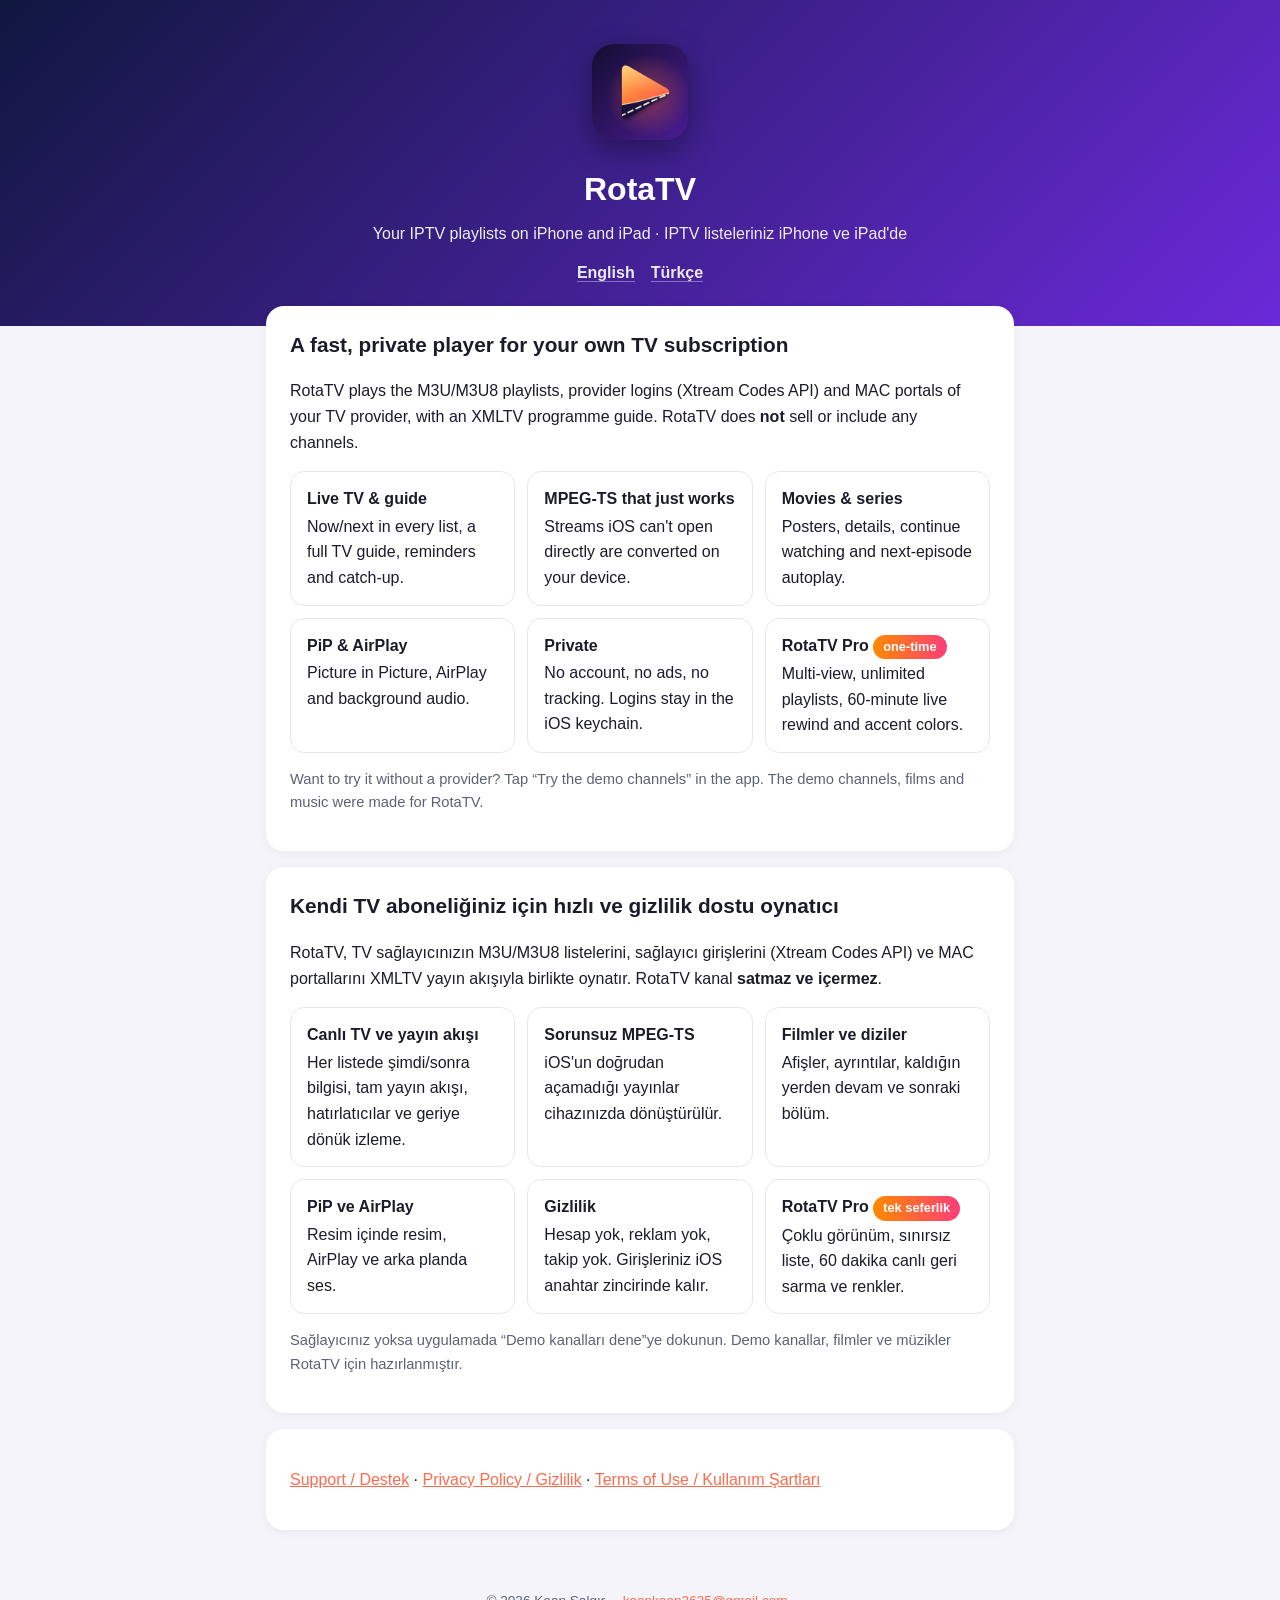
<file: rotatv/index.html>
<!doctype html>
<html lang="en">
<head>
<meta charset="utf-8"><meta name="viewport" content="width=device-width, initial-scale=1">
<title>RotaTV – IPTV player for iPhone and iPad</title>
<meta name="description" content="RotaTV plays your own IPTV playlists on iPhone and iPad: live TV, TV guide, catch-up, movies and series.">
<link rel="icon" href="icon.png">
<link rel="stylesheet" href="style.css">
</head>
<body>
<header>
  <img src="icon.png" alt="RotaTV icon">
  <h1>RotaTV</h1>
  <p>Your IPTV playlists on iPhone and iPad · IPTV listeleriniz iPhone ve iPad'de</p>
  <nav class="lang"><a href="#en">English</a><a href="#tr">Türkçe</a></nav>
</header>
<main>
  <div class="card" id="en">
    <h2>A fast, private player for your own TV subscription</h2>
    <p>RotaTV plays the M3U/M3U8 playlists, provider logins (Xtream Codes API) and MAC portals of your TV provider, with an XMLTV programme guide. RotaTV does <strong>not</strong> sell or include any channels.</p>
    <div class="grid">
      <div class="feature"><b>Live TV &amp; guide</b>Now/next in every list, a full TV guide, reminders and catch-up.</div>
      <div class="feature"><b>MPEG-TS that just works</b>Streams iOS can't open directly are converted on your device.</div>
      <div class="feature"><b>Movies &amp; series</b>Posters, details, continue watching and next-episode autoplay.</div>
      <div class="feature"><b>PiP &amp; AirPlay</b>Picture in Picture, AirPlay and background audio.</div>
      <div class="feature"><b>Private</b>No account, no ads, no tracking. Logins stay in the iOS keychain.</div>
      <div class="feature"><b>RotaTV Pro <span class="badge">one-time</span></b>Multi-view, unlimited playlists, 60-minute live rewind and accent colors.</div>
    </div>
    <p class="muted">Want to try it without a provider? Tap “Try the demo channels” in the app. The demo channels, films and music were made for RotaTV.</p>
  </div>
  <div class="card" id="tr">
    <h2>Kendi TV aboneliğiniz için hızlı ve gizlilik dostu oynatıcı</h2>
    <p>RotaTV, TV sağlayıcınızın M3U/M3U8 listelerini, sağlayıcı girişlerini (Xtream Codes API) ve MAC portallarını XMLTV yayın akışıyla birlikte oynatır. RotaTV kanal <strong>satmaz ve içermez</strong>.</p>
    <div class="grid">
      <div class="feature"><b>Canlı TV ve yayın akışı</b>Her listede şimdi/sonra bilgisi, tam yayın akışı, hatırlatıcılar ve geriye dönük izleme.</div>
      <div class="feature"><b>Sorunsuz MPEG-TS</b>iOS'un doğrudan açamadığı yayınlar cihazınızda dönüştürülür.</div>
      <div class="feature"><b>Filmler ve diziler</b>Afişler, ayrıntılar, kaldığın yerden devam ve sonraki bölüm.</div>
      <div class="feature"><b>PiP ve AirPlay</b>Resim içinde resim, AirPlay ve arka planda ses.</div>
      <div class="feature"><b>Gizlilik</b>Hesap yok, reklam yok, takip yok. Girişleriniz iOS anahtar zincirinde kalır.</div>
      <div class="feature"><b>RotaTV Pro <span class="badge">tek seferlik</span></b>Çoklu görünüm, sınırsız liste, 60 dakika canlı geri sarma ve renkler.</div>
    </div>
    <p class="muted">Sağlayıcınız yoksa uygulamada “Demo kanalları dene”ye dokunun. Demo kanallar, filmler ve müzikler RotaTV için hazırlanmıştır.</p>
  </div>
  <div class="card">
    <p><a href="support.html">Support / Destek</a> · <a href="privacy.html">Privacy Policy / Gizlilik</a> · <a href="terms.html">Terms of Use / Kullanım Şartları</a></p>
  </div>
</main>
<footer>© 2026 Kaan Salgır · <a href="mailto:kaankaan2635@gmail.com">kaankaan2635@gmail.com</a></footer>
</body>
</html>
</file>
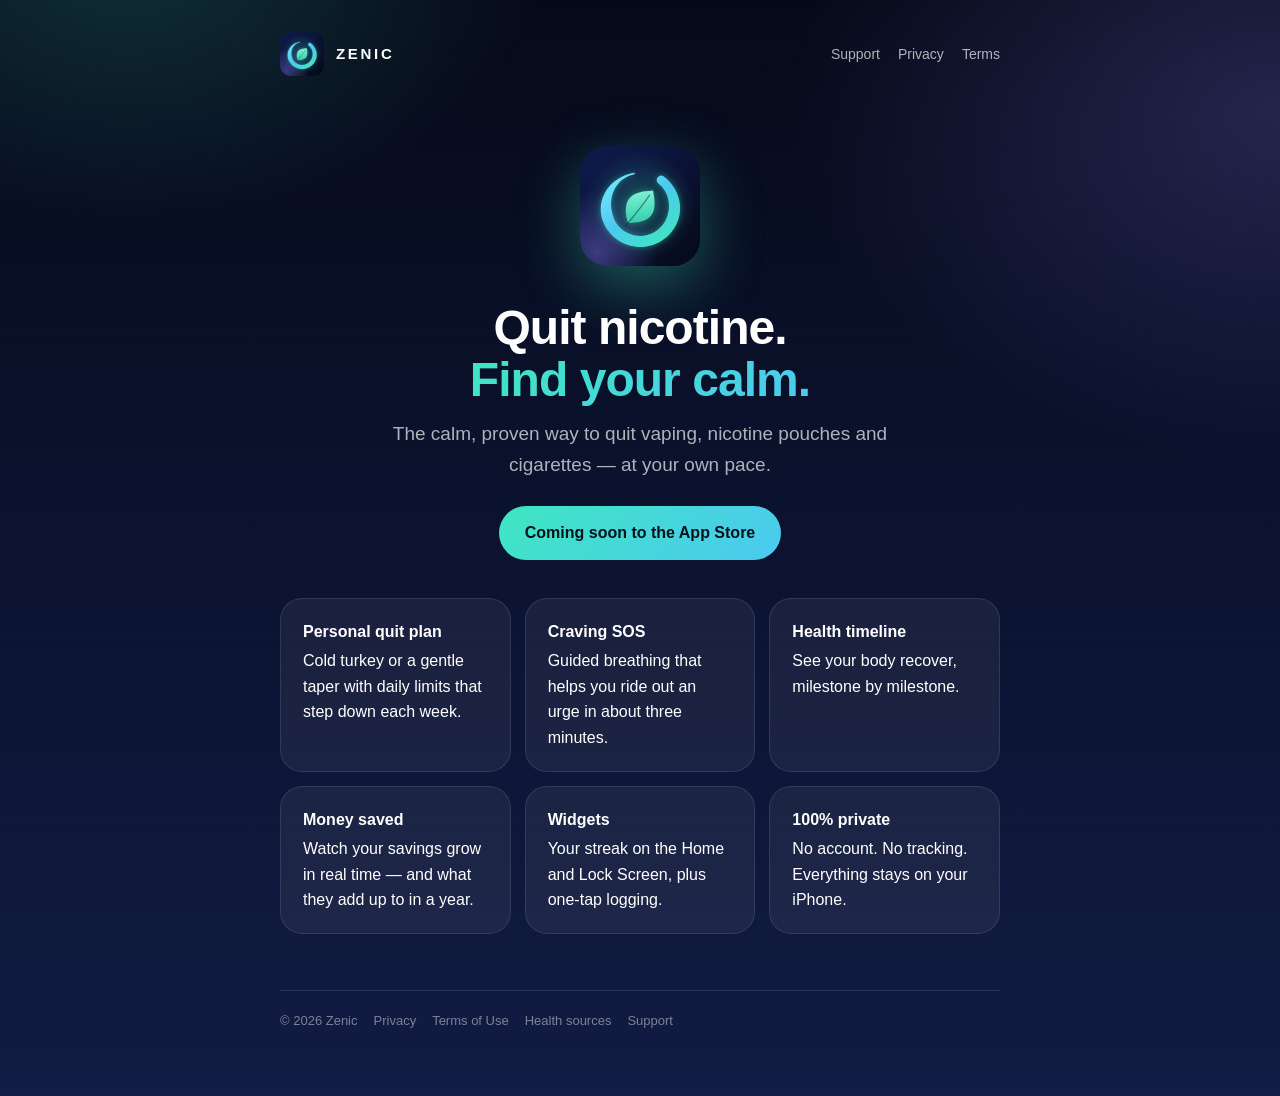
<file: zenic/index.html>
<!doctype html>
<html lang="en">
<head>
  <meta charset="utf-8">
  <meta name="viewport" content="width=device-width, initial-scale=1">
  <title>Zenic — Quit Vaping, Pouches &amp; Smoking</title>
  <meta name="description" content="Zenic is the calm way to quit vaping, nicotine pouches and cigarettes: a personal plan, craving SOS, health timeline and savings tracker.">
  <meta property="og:title" content="Zenic — Quit nicotine. Find your calm.">
  <meta property="og:description" content="Personal quit plan, 3-minute craving SOS, health recovery timeline and savings tracker. 100% private.">
  <meta property="og:image" content="icon.svg">
  <link rel="stylesheet" href="style.css">
  <link rel="icon" href="icon.svg">
</head>
<body>
  <div class="wrap">
    <header class="top">
      <img src="icon.svg" alt="">
      <a class="brand" href="index.html">Zenic</a>
      <nav><a href="support.html">Support</a><a href="privacy.html">Privacy</a><a href="terms.html">Terms</a></nav>
    </header>

    <section class="hero">
      <img class="icon" src="icon.svg" alt="Zenic app icon">
      <h1 style="margin-top:28px">Quit nicotine.<br><span class="grad">Find your calm.</span></h1>
      <p class="lead">The calm, proven way to quit vaping, nicotine pouches and cigarettes — at your own pace.</p>
      <span class="btn">Coming soon to the App Store</span>
    </section>

    <div class="grid">
      <div class="card"><strong>Personal quit plan</strong>Cold turkey or a gentle taper with daily limits that step down each week.</div>
      <div class="card"><strong>Craving SOS</strong>Guided breathing that helps you ride out an urge in about three minutes.</div>
      <div class="card"><strong>Health timeline</strong>See your body recover, milestone by milestone.</div>
      <div class="card"><strong>Money saved</strong>Watch your savings grow in real time — and what they add up to in a year.</div>
      <div class="card"><strong>Widgets</strong>Your streak on the Home and Lock Screen, plus one-tap logging.</div>
      <div class="card"><strong>100% private</strong>No account. No tracking. Everything stays on your iPhone.</div>
    </div>

    <footer>
      <span>© 2026 Zenic</span>
      <a href="privacy.html">Privacy</a>
      <a href="terms.html">Terms of Use</a>
      <a href="sources.html">Health sources</a>
      <a href="support.html">Support</a>
    </footer>
  </div>
</body>
</html>
</file>
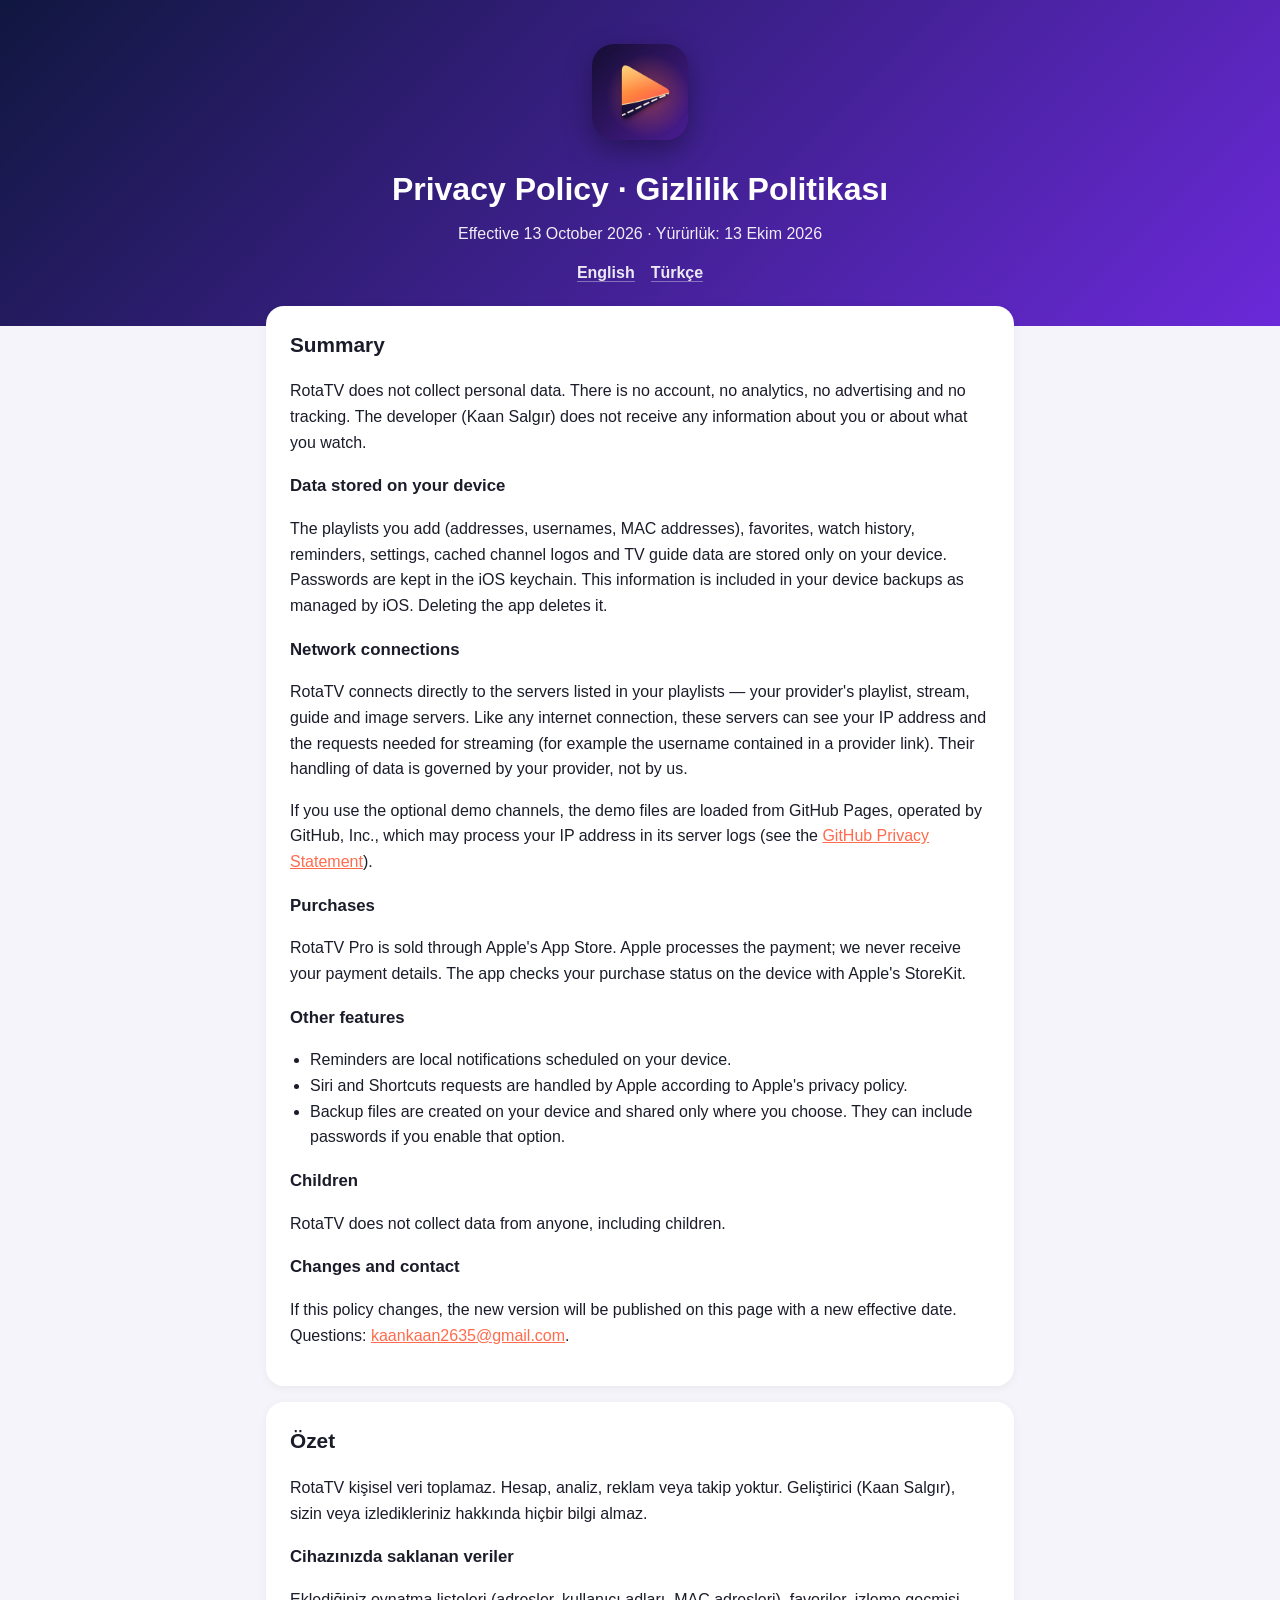
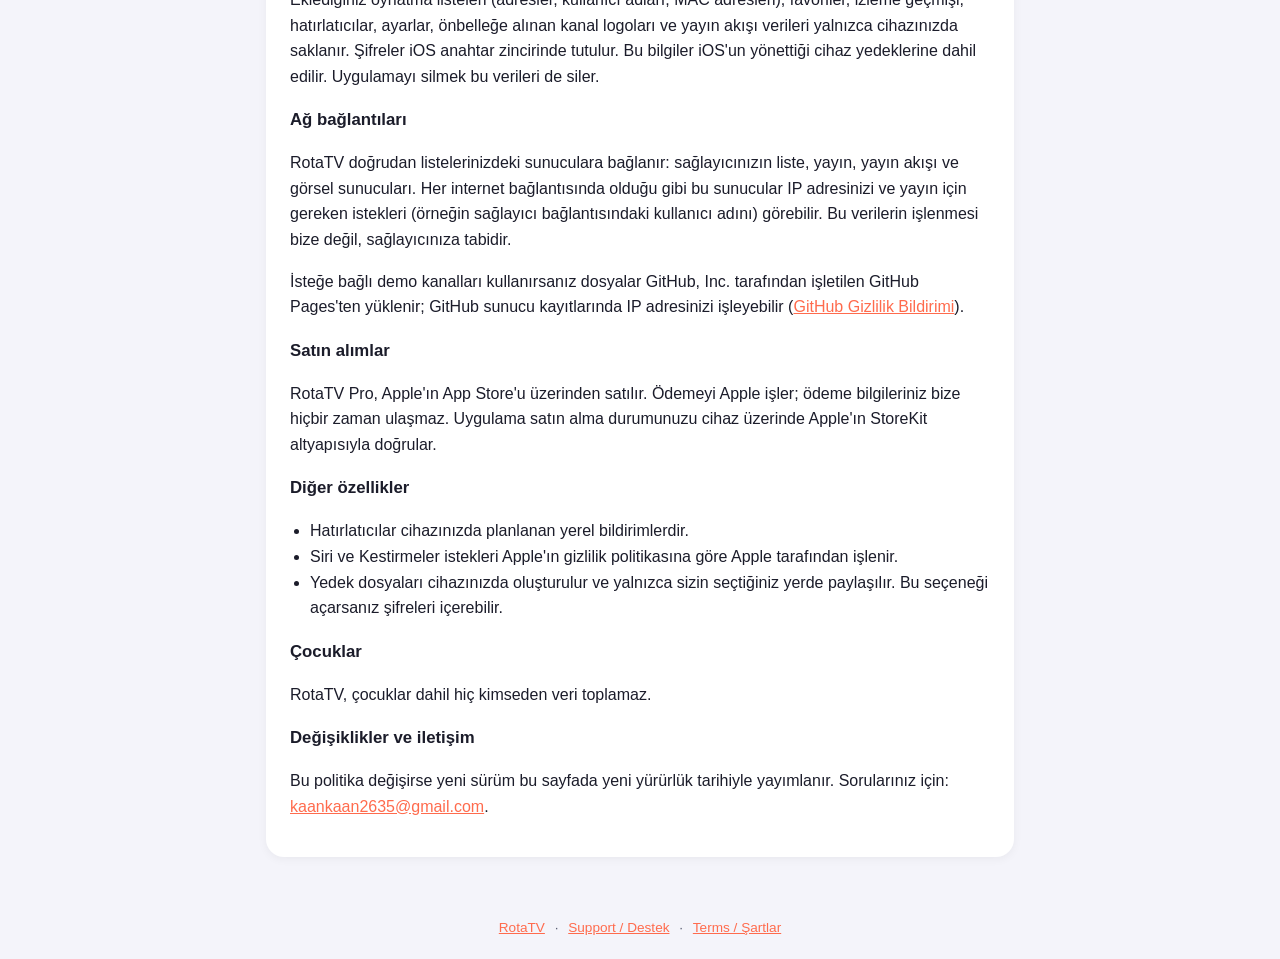
<file: rotatv/privacy.html>
<!doctype html>
<html lang="en">
<head>
<meta charset="utf-8"><meta name="viewport" content="width=device-width, initial-scale=1">
<title>RotaTV – Privacy Policy</title>
<link rel="icon" href="icon.png">
<link rel="stylesheet" href="style.css">
</head>
<body>
<header>
  <img src="icon.png" alt="RotaTV icon">
  <h1>Privacy Policy · Gizlilik Politikası</h1>
  <p>Effective 13 October 2026 · Yürürlük: 13 Ekim 2026</p>
  <nav class="lang"><a href="#en">English</a><a href="#tr">Türkçe</a></nav>
</header>
<main>
  <div class="card" id="en">
    <h2>Summary</h2>
    <p>RotaTV does not collect personal data. There is no account, no analytics, no advertising and no tracking. The developer (Kaan Salgır) does not receive any information about you or about what you watch.</p>

    <h3>Data stored on your device</h3>
    <p>The playlists you add (addresses, usernames, MAC addresses), favorites, watch history, reminders, settings, cached channel logos and TV guide data are stored only on your device. Passwords are kept in the iOS keychain. This information is included in your device backups as managed by iOS. Deleting the app deletes it.</p>

    <h3>Network connections</h3>
    <p>RotaTV connects directly to the servers listed in your playlists — your provider's playlist, stream, guide and image servers. Like any internet connection, these servers can see your IP address and the requests needed for streaming (for example the username contained in a provider link). Their handling of data is governed by your provider, not by us.</p>
    <p>If you use the optional demo channels, the demo files are loaded from GitHub Pages, operated by GitHub, Inc., which may process your IP address in its server logs (see the <a href="https://docs.github.com/site-policy/privacy-policies/github-general-privacy-statement">GitHub Privacy Statement</a>).</p>

    <h3>Purchases</h3>
    <p>RotaTV Pro is sold through Apple's App Store. Apple processes the payment; we never receive your payment details. The app checks your purchase status on the device with Apple's StoreKit.</p>

    <h3>Other features</h3>
    <ul>
      <li>Reminders are local notifications scheduled on your device.</li>
      <li>Siri and Shortcuts requests are handled by Apple according to Apple's privacy policy.</li>
      <li>Backup files are created on your device and shared only where you choose. They can include passwords if you enable that option.</li>
    </ul>

    <h3>Children</h3>
    <p>RotaTV does not collect data from anyone, including children.</p>

    <h3>Changes and contact</h3>
    <p>If this policy changes, the new version will be published on this page with a new effective date. Questions: <a href="mailto:kaankaan2635@gmail.com">kaankaan2635@gmail.com</a>.</p>
  </div>

  <div class="card" id="tr">
    <h2>Özet</h2>
    <p>RotaTV kişisel veri toplamaz. Hesap, analiz, reklam veya takip yoktur. Geliştirici (Kaan Salgır), sizin veya izledikleriniz hakkında hiçbir bilgi almaz.</p>

    <h3>Cihazınızda saklanan veriler</h3>
    <p>Eklediğiniz oynatma listeleri (adresler, kullanıcı adları, MAC adresleri), favoriler, izleme geçmişi, hatırlatıcılar, ayarlar, önbelleğe alınan kanal logoları ve yayın akışı verileri yalnızca cihazınızda saklanır. Şifreler iOS anahtar zincirinde tutulur. Bu bilgiler iOS'un yönettiği cihaz yedeklerine dahil edilir. Uygulamayı silmek bu verileri de siler.</p>

    <h3>Ağ bağlantıları</h3>
    <p>RotaTV doğrudan listelerinizdeki sunuculara bağlanır: sağlayıcınızın liste, yayın, yayın akışı ve görsel sunucuları. Her internet bağlantısında olduğu gibi bu sunucular IP adresinizi ve yayın için gereken istekleri (örneğin sağlayıcı bağlantısındaki kullanıcı adını) görebilir. Bu verilerin işlenmesi bize değil, sağlayıcınıza tabidir.</p>
    <p>İsteğe bağlı demo kanalları kullanırsanız dosyalar GitHub, Inc. tarafından işletilen GitHub Pages'ten yüklenir; GitHub sunucu kayıtlarında IP adresinizi işleyebilir (<a href="https://docs.github.com/site-policy/privacy-policies/github-general-privacy-statement">GitHub Gizlilik Bildirimi</a>).</p>

    <h3>Satın alımlar</h3>
    <p>RotaTV Pro, Apple'ın App Store'u üzerinden satılır. Ödemeyi Apple işler; ödeme bilgileriniz bize hiçbir zaman ulaşmaz. Uygulama satın alma durumunuzu cihaz üzerinde Apple'ın StoreKit altyapısıyla doğrular.</p>

    <h3>Diğer özellikler</h3>
    <ul>
      <li>Hatırlatıcılar cihazınızda planlanan yerel bildirimlerdir.</li>
      <li>Siri ve Kestirmeler istekleri Apple'ın gizlilik politikasına göre Apple tarafından işlenir.</li>
      <li>Yedek dosyaları cihazınızda oluşturulur ve yalnızca sizin seçtiğiniz yerde paylaşılır. Bu seçeneği açarsanız şifreleri içerebilir.</li>
    </ul>

    <h3>Çocuklar</h3>
    <p>RotaTV, çocuklar dahil hiç kimseden veri toplamaz.</p>

    <h3>Değişiklikler ve iletişim</h3>
    <p>Bu politika değişirse yeni sürüm bu sayfada yeni yürürlük tarihiyle yayımlanır. Sorularınız için: <a href="mailto:kaankaan2635@gmail.com">kaankaan2635@gmail.com</a>.</p>
  </div>
</main>
<footer><a href="index.html">RotaTV</a> · <a href="support.html">Support / Destek</a> · <a href="terms.html">Terms / Şartlar</a></footer>
</body>
</html>
</file>
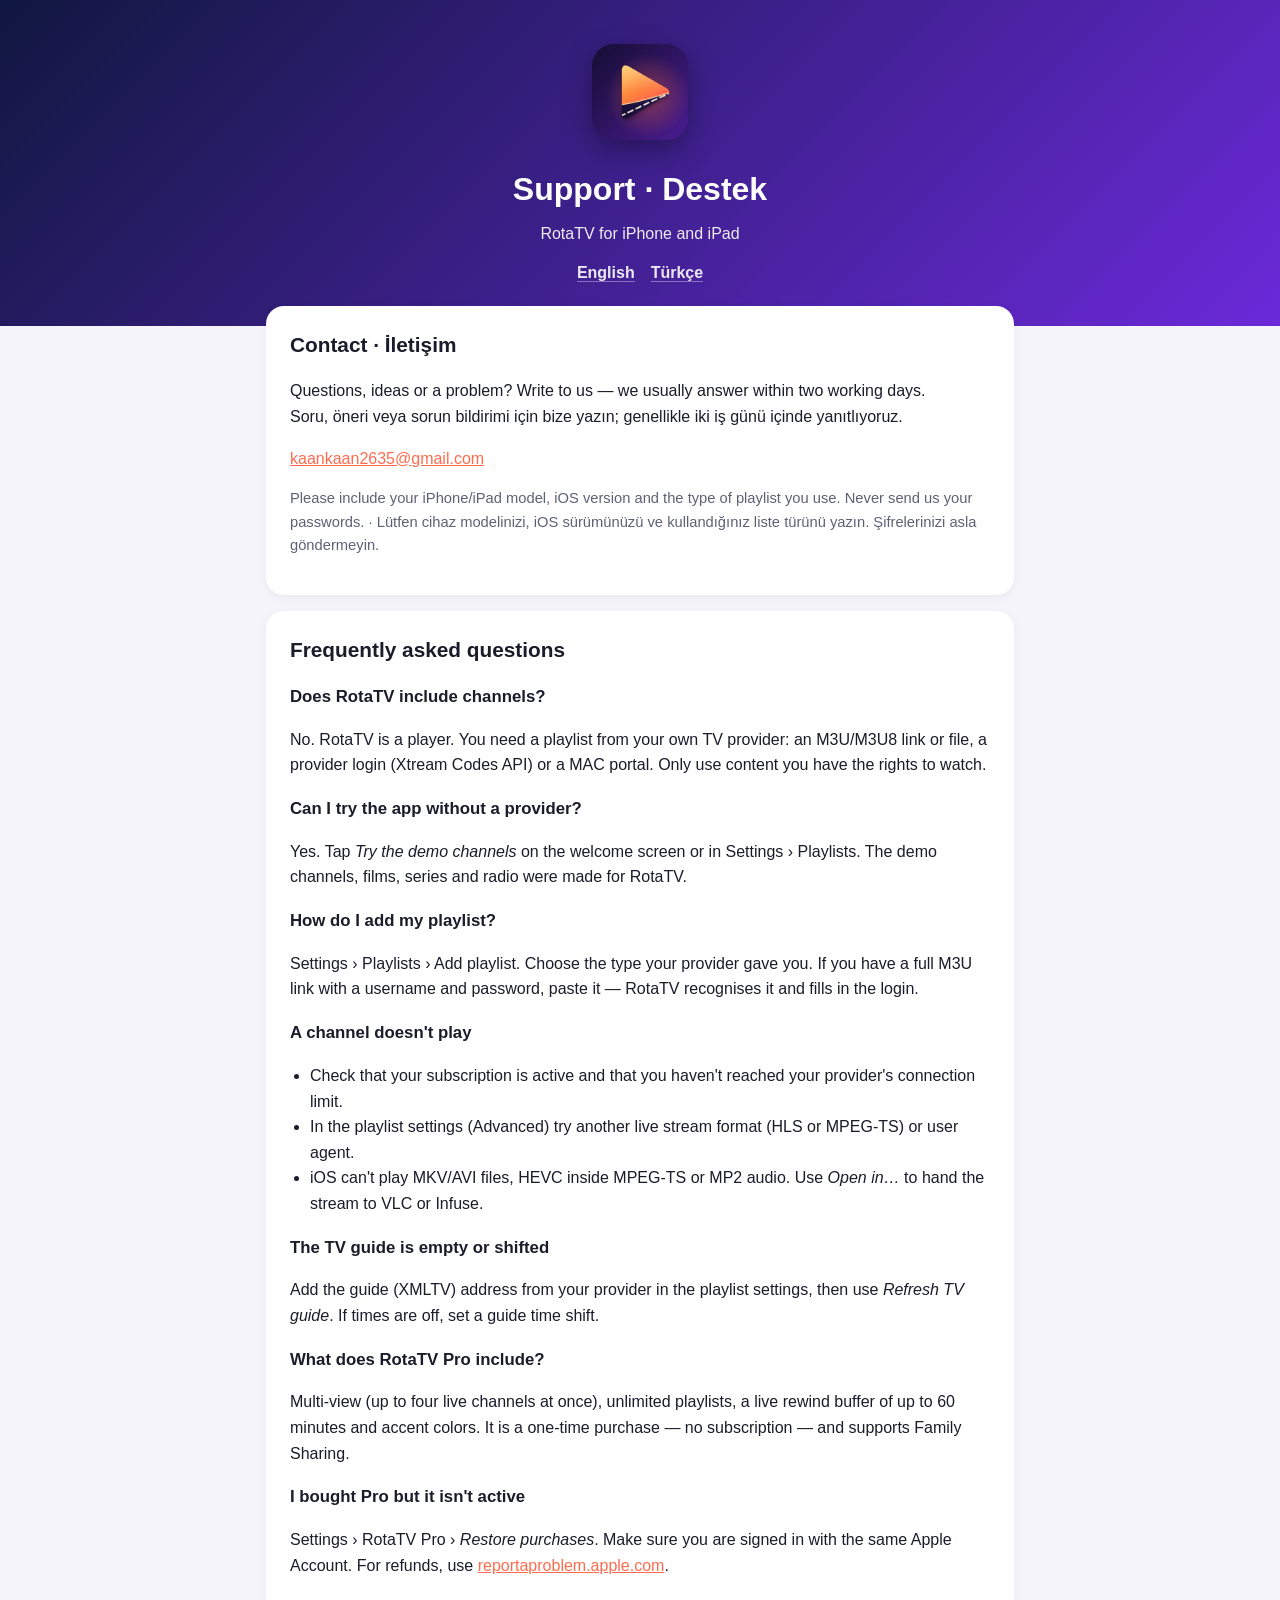
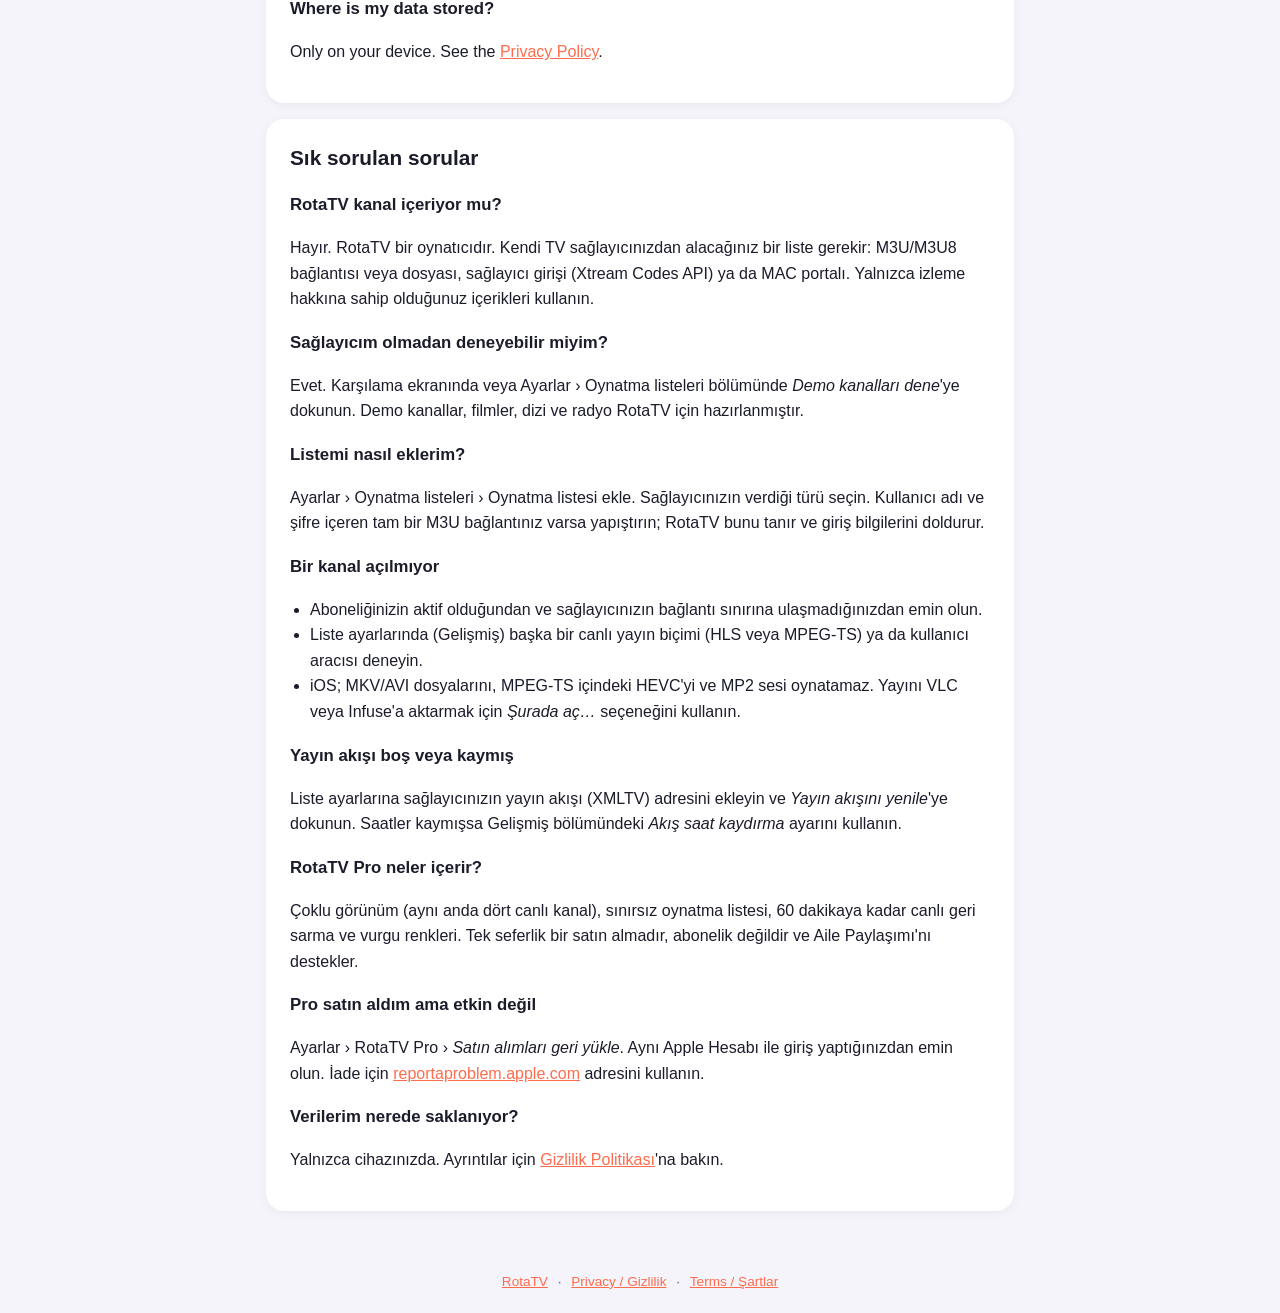
<file: rotatv/support.html>
<!doctype html>
<html lang="en">
<head>
<meta charset="utf-8"><meta name="viewport" content="width=device-width, initial-scale=1">
<title>RotaTV – Support</title>
<link rel="icon" href="icon.png">
<link rel="stylesheet" href="style.css">
</head>
<body>
<header>
  <img src="icon.png" alt="RotaTV icon">
  <h1>Support · Destek</h1>
  <p>RotaTV for iPhone and iPad</p>
  <nav class="lang"><a href="#en">English</a><a href="#tr">Türkçe</a></nav>
</header>
<main>
  <div class="card">
    <h2>Contact · İletişim</h2>
    <p>Questions, ideas or a problem? Write to us — we usually answer within two working days.<br>
    Soru, öneri veya sorun bildirimi için bize yazın; genellikle iki iş günü içinde yanıtlıyoruz.</p>
    <p><a href="mailto:kaankaan2635@gmail.com?subject=RotaTV%20support">kaankaan2635@gmail.com</a></p>
    <p class="muted">Please include your iPhone/iPad model, iOS version and the type of playlist you use. Never send us your passwords. ·
    Lütfen cihaz modelinizi, iOS sürümünüzü ve kullandığınız liste türünü yazın. Şifrelerinizi asla göndermeyin.</p>
  </div>

  <div class="card" id="en">
    <h2>Frequently asked questions</h2>
    <h3>Does RotaTV include channels?</h3>
    <p>No. RotaTV is a player. You need a playlist from your own TV provider: an M3U/M3U8 link or file, a provider login (Xtream Codes API) or a MAC portal. Only use content you have the rights to watch.</p>
    <h3>Can I try the app without a provider?</h3>
    <p>Yes. Tap <em>Try the demo channels</em> on the welcome screen or in Settings › Playlists. The demo channels, films, series and radio were made for RotaTV.</p>
    <h3>How do I add my playlist?</h3>
    <p>Settings › Playlists › Add playlist. Choose the type your provider gave you. If you have a full M3U link with a username and password, paste it — RotaTV recognises it and fills in the login.</p>
    <h3>A channel doesn't play</h3>
    <ul>
      <li>Check that your subscription is active and that you haven't reached your provider's connection limit.</li>
      <li>In the playlist settings (Advanced) try another live stream format (HLS or MPEG-TS) or user agent.</li>
      <li>iOS can't play MKV/AVI files, HEVC inside MPEG-TS or MP2 audio. Use <em>Open in…</em> to hand the stream to VLC or Infuse.</li>
    </ul>
    <h3>The TV guide is empty or shifted</h3>
    <p>Add the guide (XMLTV) address from your provider in the playlist settings, then use <em>Refresh TV guide</em>. If times are off, set a guide time shift.</p>
    <h3>What does RotaTV Pro include?</h3>
    <p>Multi-view (up to four live channels at once), unlimited playlists, a live rewind buffer of up to 60 minutes and accent colors. It is a one-time purchase — no subscription — and supports Family Sharing.</p>
    <h3>I bought Pro but it isn't active</h3>
    <p>Settings › RotaTV Pro › <em>Restore purchases</em>. Make sure you are signed in with the same Apple Account. For refunds, use <a href="https://reportaproblem.apple.com">reportaproblem.apple.com</a>.</p>
    <h3>Where is my data stored?</h3>
    <p>Only on your device. See the <a href="privacy.html">Privacy Policy</a>.</p>
  </div>

  <div class="card" id="tr">
    <h2>Sık sorulan sorular</h2>
    <h3>RotaTV kanal içeriyor mu?</h3>
    <p>Hayır. RotaTV bir oynatıcıdır. Kendi TV sağlayıcınızdan alacağınız bir liste gerekir: M3U/M3U8 bağlantısı veya dosyası, sağlayıcı girişi (Xtream Codes API) ya da MAC portalı. Yalnızca izleme hakkına sahip olduğunuz içerikleri kullanın.</p>
    <h3>Sağlayıcım olmadan deneyebilir miyim?</h3>
    <p>Evet. Karşılama ekranında veya Ayarlar › Oynatma listeleri bölümünde <em>Demo kanalları dene</em>'ye dokunun. Demo kanallar, filmler, dizi ve radyo RotaTV için hazırlanmıştır.</p>
    <h3>Listemi nasıl eklerim?</h3>
    <p>Ayarlar › Oynatma listeleri › Oynatma listesi ekle. Sağlayıcınızın verdiği türü seçin. Kullanıcı adı ve şifre içeren tam bir M3U bağlantınız varsa yapıştırın; RotaTV bunu tanır ve giriş bilgilerini doldurur.</p>
    <h3>Bir kanal açılmıyor</h3>
    <ul>
      <li>Aboneliğinizin aktif olduğundan ve sağlayıcınızın bağlantı sınırına ulaşmadığınızdan emin olun.</li>
      <li>Liste ayarlarında (Gelişmiş) başka bir canlı yayın biçimi (HLS veya MPEG-TS) ya da kullanıcı aracısı deneyin.</li>
      <li>iOS; MKV/AVI dosyalarını, MPEG-TS içindeki HEVC'yi ve MP2 sesi oynatamaz. Yayını VLC veya Infuse'a aktarmak için <em>Şurada aç…</em> seçeneğini kullanın.</li>
    </ul>
    <h3>Yayın akışı boş veya kaymış</h3>
    <p>Liste ayarlarına sağlayıcınızın yayın akışı (XMLTV) adresini ekleyin ve <em>Yayın akışını yenile</em>'ye dokunun. Saatler kaymışsa Gelişmiş bölümündeki <em>Akış saat kaydırma</em> ayarını kullanın.</p>
    <h3>RotaTV Pro neler içerir?</h3>
    <p>Çoklu görünüm (aynı anda dört canlı kanal), sınırsız oynatma listesi, 60 dakikaya kadar canlı geri sarma ve vurgu renkleri. Tek seferlik bir satın almadır, abonelik değildir ve Aile Paylaşımı'nı destekler.</p>
    <h3>Pro satın aldım ama etkin değil</h3>
    <p>Ayarlar › RotaTV Pro › <em>Satın alımları geri yükle</em>. Aynı Apple Hesabı ile giriş yaptığınızdan emin olun. İade için <a href="https://reportaproblem.apple.com">reportaproblem.apple.com</a> adresini kullanın.</p>
    <h3>Verilerim nerede saklanıyor?</h3>
    <p>Yalnızca cihazınızda. Ayrıntılar için <a href="privacy.html">Gizlilik Politikası</a>'na bakın.</p>
  </div>
</main>
<footer><a href="index.html">RotaTV</a> · <a href="privacy.html">Privacy / Gizlilik</a> · <a href="terms.html">Terms / Şartlar</a></footer>
</body>
</html>
</file>
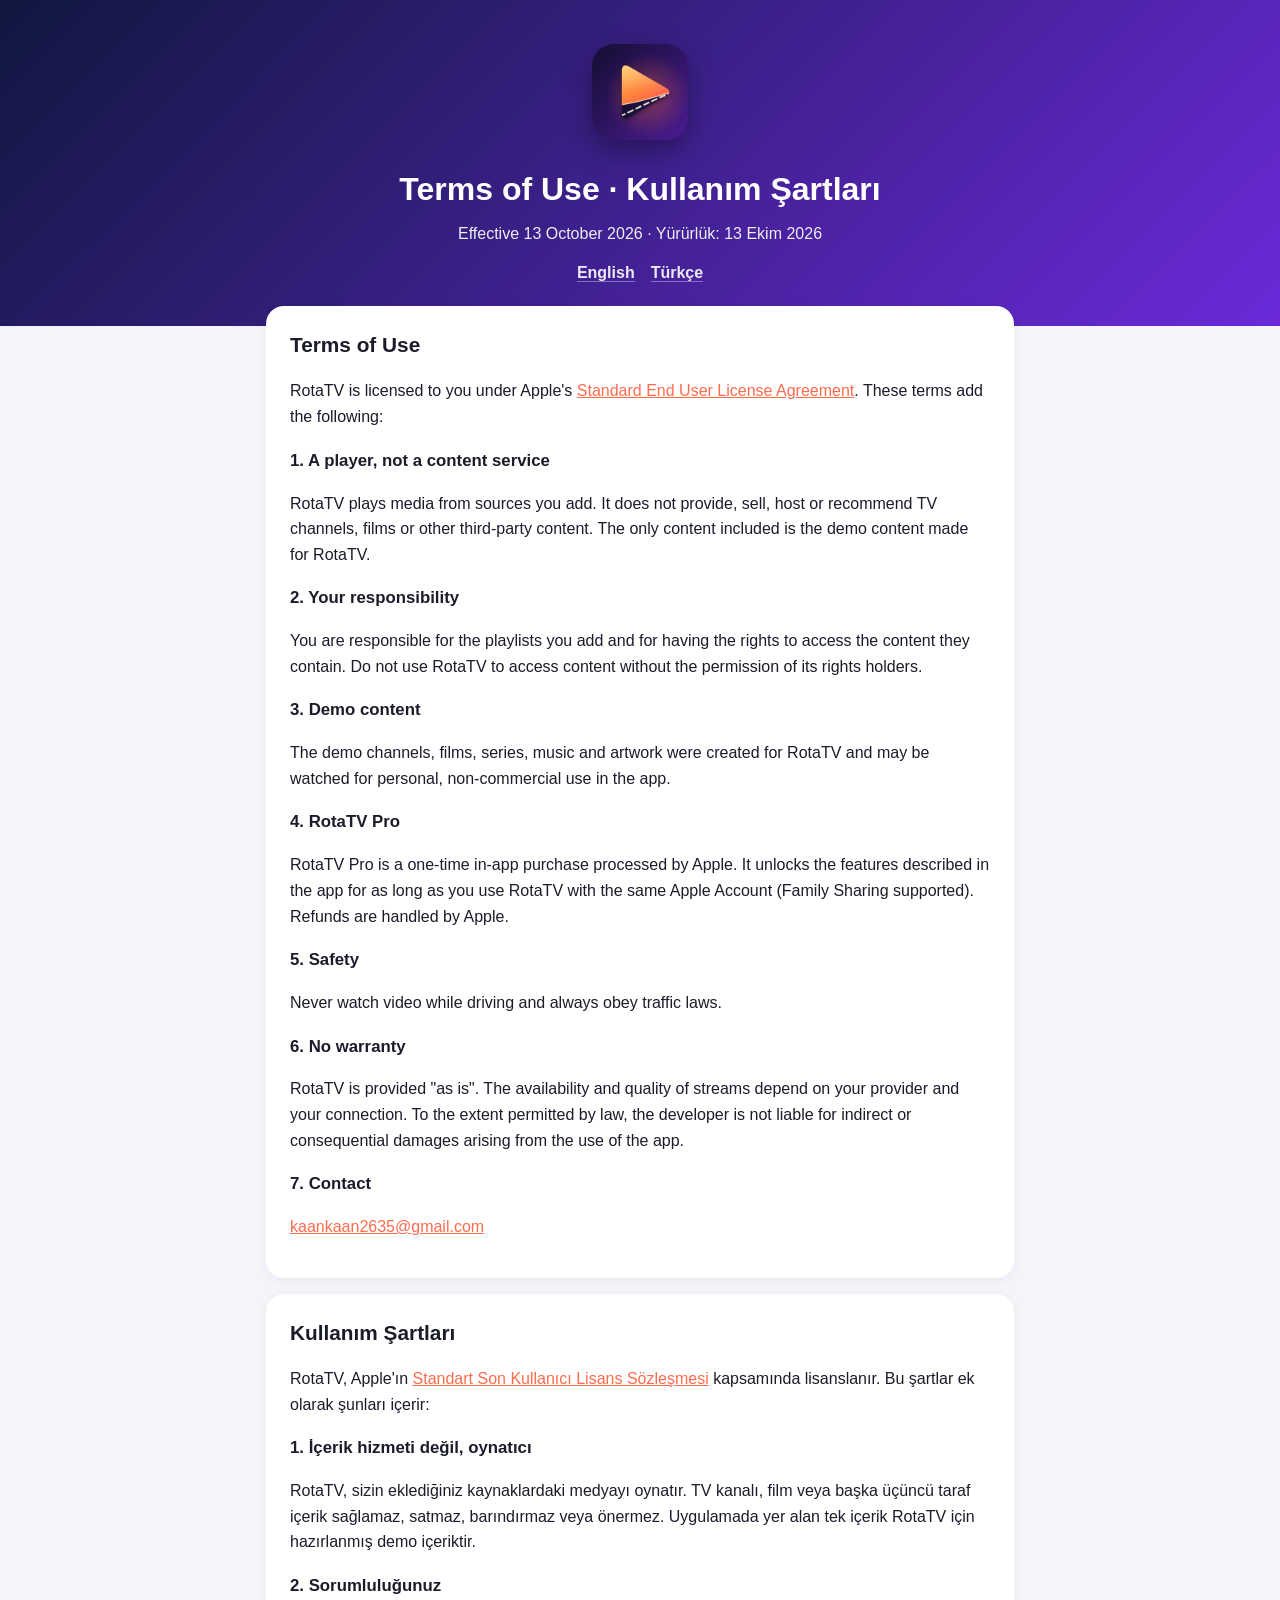
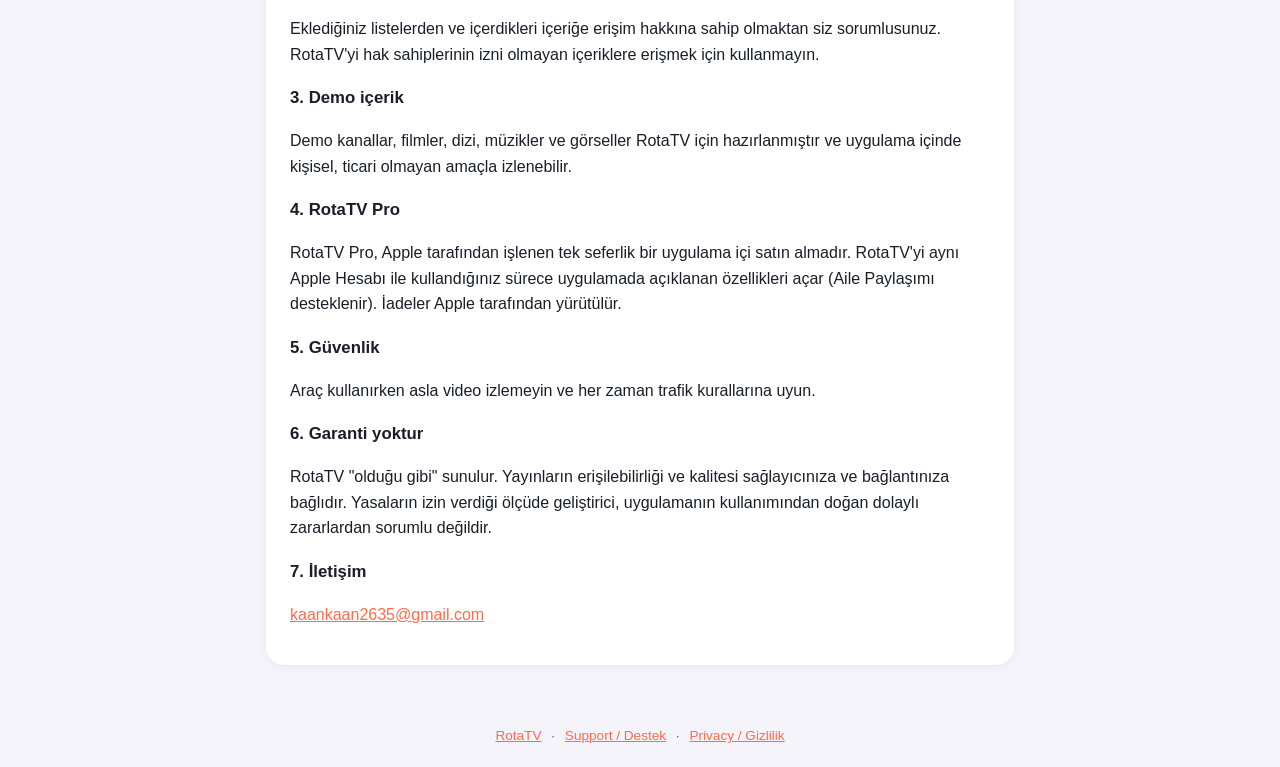
<file: rotatv/terms.html>
<!doctype html>
<html lang="en">
<head>
<meta charset="utf-8"><meta name="viewport" content="width=device-width, initial-scale=1">
<title>RotaTV – Terms of Use</title>
<link rel="icon" href="icon.png">
<link rel="stylesheet" href="style.css">
</head>
<body>
<header>
  <img src="icon.png" alt="RotaTV icon">
  <h1>Terms of Use · Kullanım Şartları</h1>
  <p>Effective 13 October 2026 · Yürürlük: 13 Ekim 2026</p>
  <nav class="lang"><a href="#en">English</a><a href="#tr">Türkçe</a></nav>
</header>
<main>
  <div class="card" id="en">
    <h2>Terms of Use</h2>
    <p>RotaTV is licensed to you under Apple's <a href="https://www.apple.com/legal/internet-services/itunes/dev/stdeula/">Standard End User License Agreement</a>. These terms add the following:</p>
    <h3>1. A player, not a content service</h3>
    <p>RotaTV plays media from sources you add. It does not provide, sell, host or recommend TV channels, films or other third-party content. The only content included is the demo content made for RotaTV.</p>
    <h3>2. Your responsibility</h3>
    <p>You are responsible for the playlists you add and for having the rights to access the content they contain. Do not use RotaTV to access content without the permission of its rights holders.</p>
    <h3>3. Demo content</h3>
    <p>The demo channels, films, series, music and artwork were created for RotaTV and may be watched for personal, non-commercial use in the app.</p>
    <h3>4. RotaTV Pro</h3>
    <p>RotaTV Pro is a one-time in-app purchase processed by Apple. It unlocks the features described in the app for as long as you use RotaTV with the same Apple Account (Family Sharing supported). Refunds are handled by Apple.</p>
    <h3>5. Safety</h3>
    <p>Never watch video while driving and always obey traffic laws.</p>
    <h3>6. No warranty</h3>
    <p>RotaTV is provided "as is". The availability and quality of streams depend on your provider and your connection. To the extent permitted by law, the developer is not liable for indirect or consequential damages arising from the use of the app.</p>
    <h3>7. Contact</h3>
    <p><a href="mailto:kaankaan2635@gmail.com">kaankaan2635@gmail.com</a></p>
  </div>

  <div class="card" id="tr">
    <h2>Kullanım Şartları</h2>
    <p>RotaTV, Apple'ın <a href="https://www.apple.com/legal/internet-services/itunes/dev/stdeula/">Standart Son Kullanıcı Lisans Sözleşmesi</a> kapsamında lisanslanır. Bu şartlar ek olarak şunları içerir:</p>
    <h3>1. İçerik hizmeti değil, oynatıcı</h3>
    <p>RotaTV, sizin eklediğiniz kaynaklardaki medyayı oynatır. TV kanalı, film veya başka üçüncü taraf içerik sağlamaz, satmaz, barındırmaz veya önermez. Uygulamada yer alan tek içerik RotaTV için hazırlanmış demo içeriktir.</p>
    <h3>2. Sorumluluğunuz</h3>
    <p>Eklediğiniz listelerden ve içerdikleri içeriğe erişim hakkına sahip olmaktan siz sorumlusunuz. RotaTV'yi hak sahiplerinin izni olmayan içeriklere erişmek için kullanmayın.</p>
    <h3>3. Demo içerik</h3>
    <p>Demo kanallar, filmler, dizi, müzikler ve görseller RotaTV için hazırlanmıştır ve uygulama içinde kişisel, ticari olmayan amaçla izlenebilir.</p>
    <h3>4. RotaTV Pro</h3>
    <p>RotaTV Pro, Apple tarafından işlenen tek seferlik bir uygulama içi satın almadır. RotaTV'yi aynı Apple Hesabı ile kullandığınız sürece uygulamada açıklanan özellikleri açar (Aile Paylaşımı desteklenir). İadeler Apple tarafından yürütülür.</p>
    <h3>5. Güvenlik</h3>
    <p>Araç kullanırken asla video izlemeyin ve her zaman trafik kurallarına uyun.</p>
    <h3>6. Garanti yoktur</h3>
    <p>RotaTV "olduğu gibi" sunulur. Yayınların erişilebilirliği ve kalitesi sağlayıcınıza ve bağlantınıza bağlıdır. Yasaların izin verdiği ölçüde geliştirici, uygulamanın kullanımından doğan dolaylı zararlardan sorumlu değildir.</p>
    <h3>7. İletişim</h3>
    <p><a href="mailto:kaankaan2635@gmail.com">kaankaan2635@gmail.com</a></p>
  </div>
</main>
<footer><a href="index.html">RotaTV</a> · <a href="support.html">Support / Destek</a> · <a href="privacy.html">Privacy / Gizlilik</a></footer>
</body>
</html>
</file>
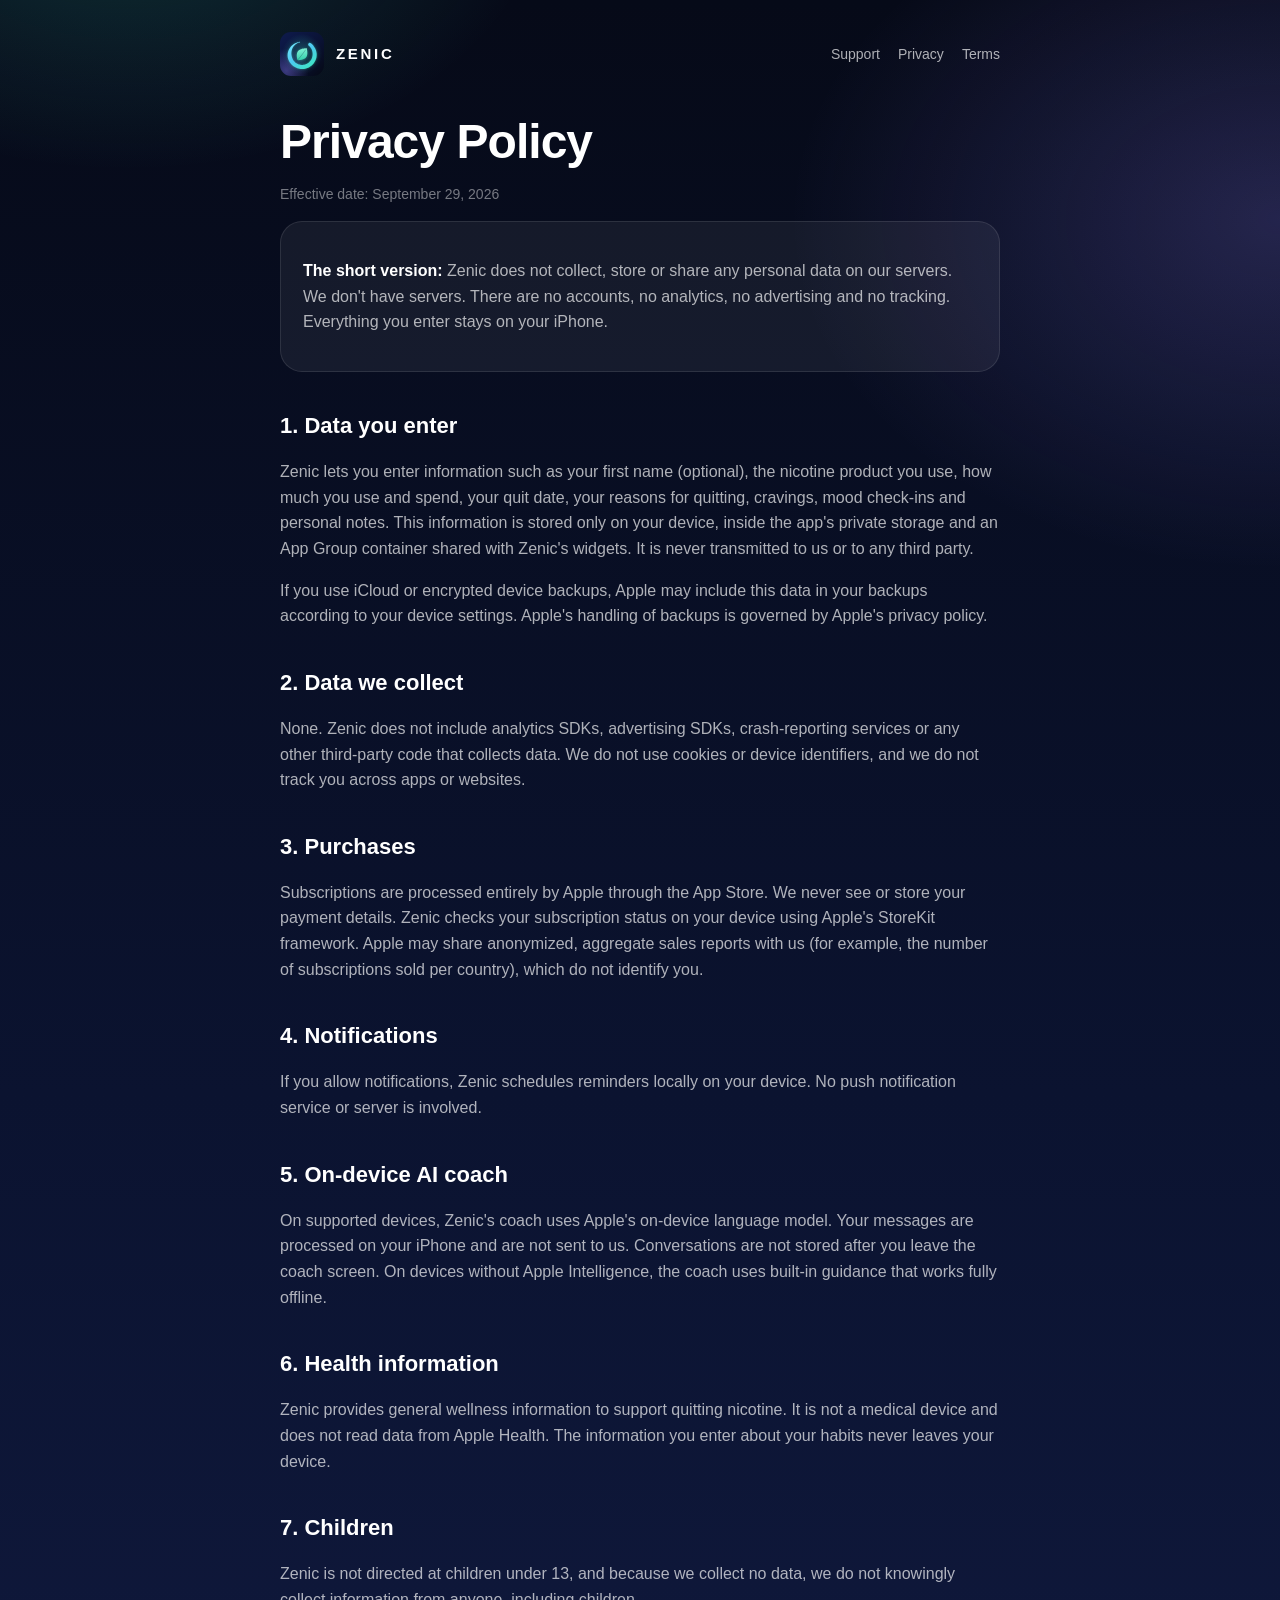
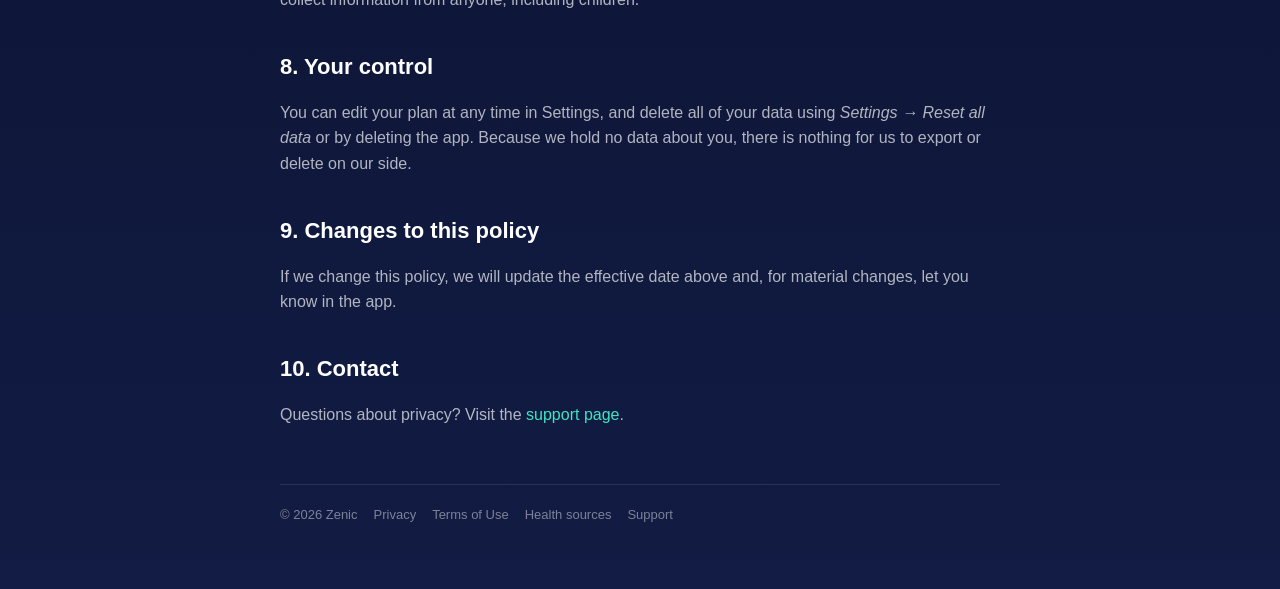
<file: zenic/privacy.html>
<!doctype html>
<html lang="en">
<head>
  <meta charset="utf-8">
  <meta name="viewport" content="width=device-width, initial-scale=1">
  <title>Privacy Policy — Zenic</title>
  <meta name="description" content="Zenic privacy policy. Zenic collects no personal data. Everything stays on your iPhone.">
  <link rel="stylesheet" href="style.css">
  <link rel="icon" href="icon.svg">
</head>
<body>
  <div class="wrap">
    <header class="top">
      <img src="icon.svg" alt="">
      <a class="brand" href="index.html">Zenic</a>
      <nav><a href="support.html">Support</a><a href="privacy.html">Privacy</a><a href="terms.html">Terms</a></nav>
    </header>

    <h1>Privacy Policy</h1>
    <p class="muted">Effective date: September 29, 2026</p>

    <div class="card">
      <p><strong style="color:#fff">The short version:</strong> Zenic does not collect, store or share any personal data on our servers. We don't have servers. There are no accounts, no analytics, no advertising and no tracking. Everything you enter stays on your iPhone.</p>
    </div>

    <h2>1. Data you enter</h2>
    <p>Zenic lets you enter information such as your first name (optional), the nicotine product you use, how much you use and spend, your quit date, your reasons for quitting, cravings, mood check-ins and personal notes. This information is stored only on your device, inside the app's private storage and an App Group container shared with Zenic's widgets. It is never transmitted to us or to any third party.</p>
    <p>If you use iCloud or encrypted device backups, Apple may include this data in your backups according to your device settings. Apple's handling of backups is governed by Apple's privacy policy.</p>

    <h2>2. Data we collect</h2>
    <p>None. Zenic does not include analytics SDKs, advertising SDKs, crash-reporting services or any other third-party code that collects data. We do not use cookies or device identifiers, and we do not track you across apps or websites.</p>

    <h2>3. Purchases</h2>
    <p>Subscriptions are processed entirely by Apple through the App Store. We never see or store your payment details. Zenic checks your subscription status on your device using Apple's StoreKit framework. Apple may share anonymized, aggregate sales reports with us (for example, the number of subscriptions sold per country), which do not identify you.</p>

    <h2>4. Notifications</h2>
    <p>If you allow notifications, Zenic schedules reminders locally on your device. No push notification service or server is involved.</p>

    <h2>5. On-device AI coach</h2>
    <p>On supported devices, Zenic's coach uses Apple's on-device language model. Your messages are processed on your iPhone and are not sent to us. Conversations are not stored after you leave the coach screen. On devices without Apple Intelligence, the coach uses built-in guidance that works fully offline.</p>

    <h2>6. Health information</h2>
    <p>Zenic provides general wellness information to support quitting nicotine. It is not a medical device and does not read data from Apple Health. The information you enter about your habits never leaves your device.</p>

    <h2>7. Children</h2>
    <p>Zenic is not directed at children under 13, and because we collect no data, we do not knowingly collect information from anyone, including children.</p>

    <h2>8. Your control</h2>
    <p>You can edit your plan at any time in Settings, and delete all of your data using <em>Settings → Reset all data</em> or by deleting the app. Because we hold no data about you, there is nothing for us to export or delete on our side.</p>

    <h2>9. Changes to this policy</h2>
    <p>If we change this policy, we will update the effective date above and, for material changes, let you know in the app.</p>

    <h2>10. Contact</h2>
    <p>Questions about privacy? Visit the <a href="support.html">support page</a>.</p>

    <footer>
      <span>© 2026 Zenic</span>
      <a href="privacy.html">Privacy</a>
      <a href="terms.html">Terms of Use</a>
      <a href="sources.html">Health sources</a>
      <a href="support.html">Support</a>
    </footer>
  </div>
</body>
</html>
</file>
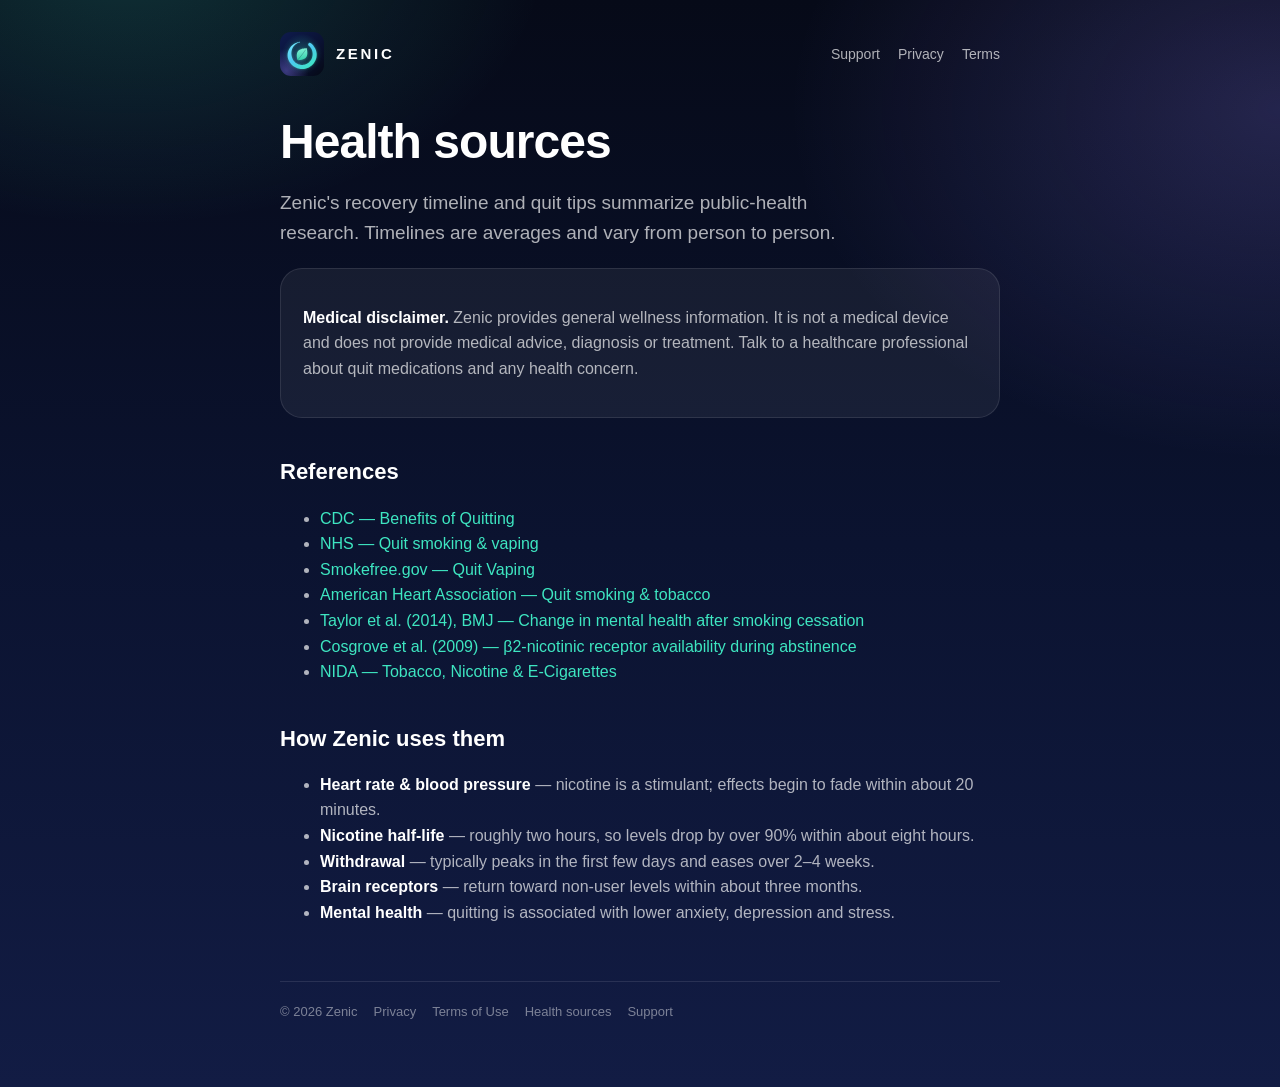
<file: zenic/sources.html>
<!doctype html>
<html lang="en">
<head>
  <meta charset="utf-8">
  <meta name="viewport" content="width=device-width, initial-scale=1">
  <title>Health Sources — Zenic</title>
  <meta name="description" content="Sources behind Zenic's recovery timeline and quit guidance.">
  <link rel="stylesheet" href="style.css">
  <link rel="icon" href="icon.svg">
</head>
<body>
  <div class="wrap">
    <header class="top">
      <img src="icon.svg" alt="">
      <a class="brand" href="index.html">Zenic</a>
      <nav><a href="support.html">Support</a><a href="privacy.html">Privacy</a><a href="terms.html">Terms</a></nav>
    </header>

    <h1>Health sources</h1>
    <p class="lead">Zenic's recovery timeline and quit tips summarize public-health research. Timelines are averages and vary from person to person.</p>

    <div class="card">
      <p><strong style="color:#fff">Medical disclaimer.</strong> Zenic provides general wellness information. It is not a medical device and does not provide medical advice, diagnosis or treatment. Talk to a healthcare professional about quit medications and any health concern.</p>
    </div>

    <h2>References</h2>
    <ul>
      <li><a href="https://www.cdc.gov/tobacco/about/benefits-of-quitting.html">CDC — Benefits of Quitting</a></li>
      <li><a href="https://www.nhs.uk/better-health/quit-smoking/">NHS — Quit smoking &amp; vaping</a></li>
      <li><a href="https://smokefree.gov/quit-vaping">Smokefree.gov — Quit Vaping</a></li>
      <li><a href="https://www.heart.org/en/healthy-living/healthy-lifestyle/quit-smoking-tobacco">American Heart Association — Quit smoking &amp; tobacco</a></li>
      <li><a href="https://www.bmj.com/content/348/bmj.g1151">Taylor et al. (2014), BMJ — Change in mental health after smoking cessation</a></li>
      <li><a href="https://pubmed.ncbi.nlm.nih.gov/19652128/">Cosgrove et al. (2009) — β2-nicotinic receptor availability during abstinence</a></li>
      <li><a href="https://nida.nih.gov/publications/research-reports/tobacco-nicotine-e-cigarettes">NIDA — Tobacco, Nicotine &amp; E-Cigarettes</a></li>
    </ul>

    <h2>How Zenic uses them</h2>
    <ul>
      <li><strong style="color:#fff">Heart rate &amp; blood pressure</strong> — nicotine is a stimulant; effects begin to fade within about 20 minutes.</li>
      <li><strong style="color:#fff">Nicotine half-life</strong> — roughly two hours, so levels drop by over 90% within about eight hours.</li>
      <li><strong style="color:#fff">Withdrawal</strong> — typically peaks in the first few days and eases over 2–4 weeks.</li>
      <li><strong style="color:#fff">Brain receptors</strong> — return toward non-user levels within about three months.</li>
      <li><strong style="color:#fff">Mental health</strong> — quitting is associated with lower anxiety, depression and stress.</li>
    </ul>

    <footer>
      <span>© 2026 Zenic</span>
      <a href="privacy.html">Privacy</a>
      <a href="terms.html">Terms of Use</a>
      <a href="sources.html">Health sources</a>
      <a href="support.html">Support</a>
    </footer>
  </div>
</body>
</html>
</file>
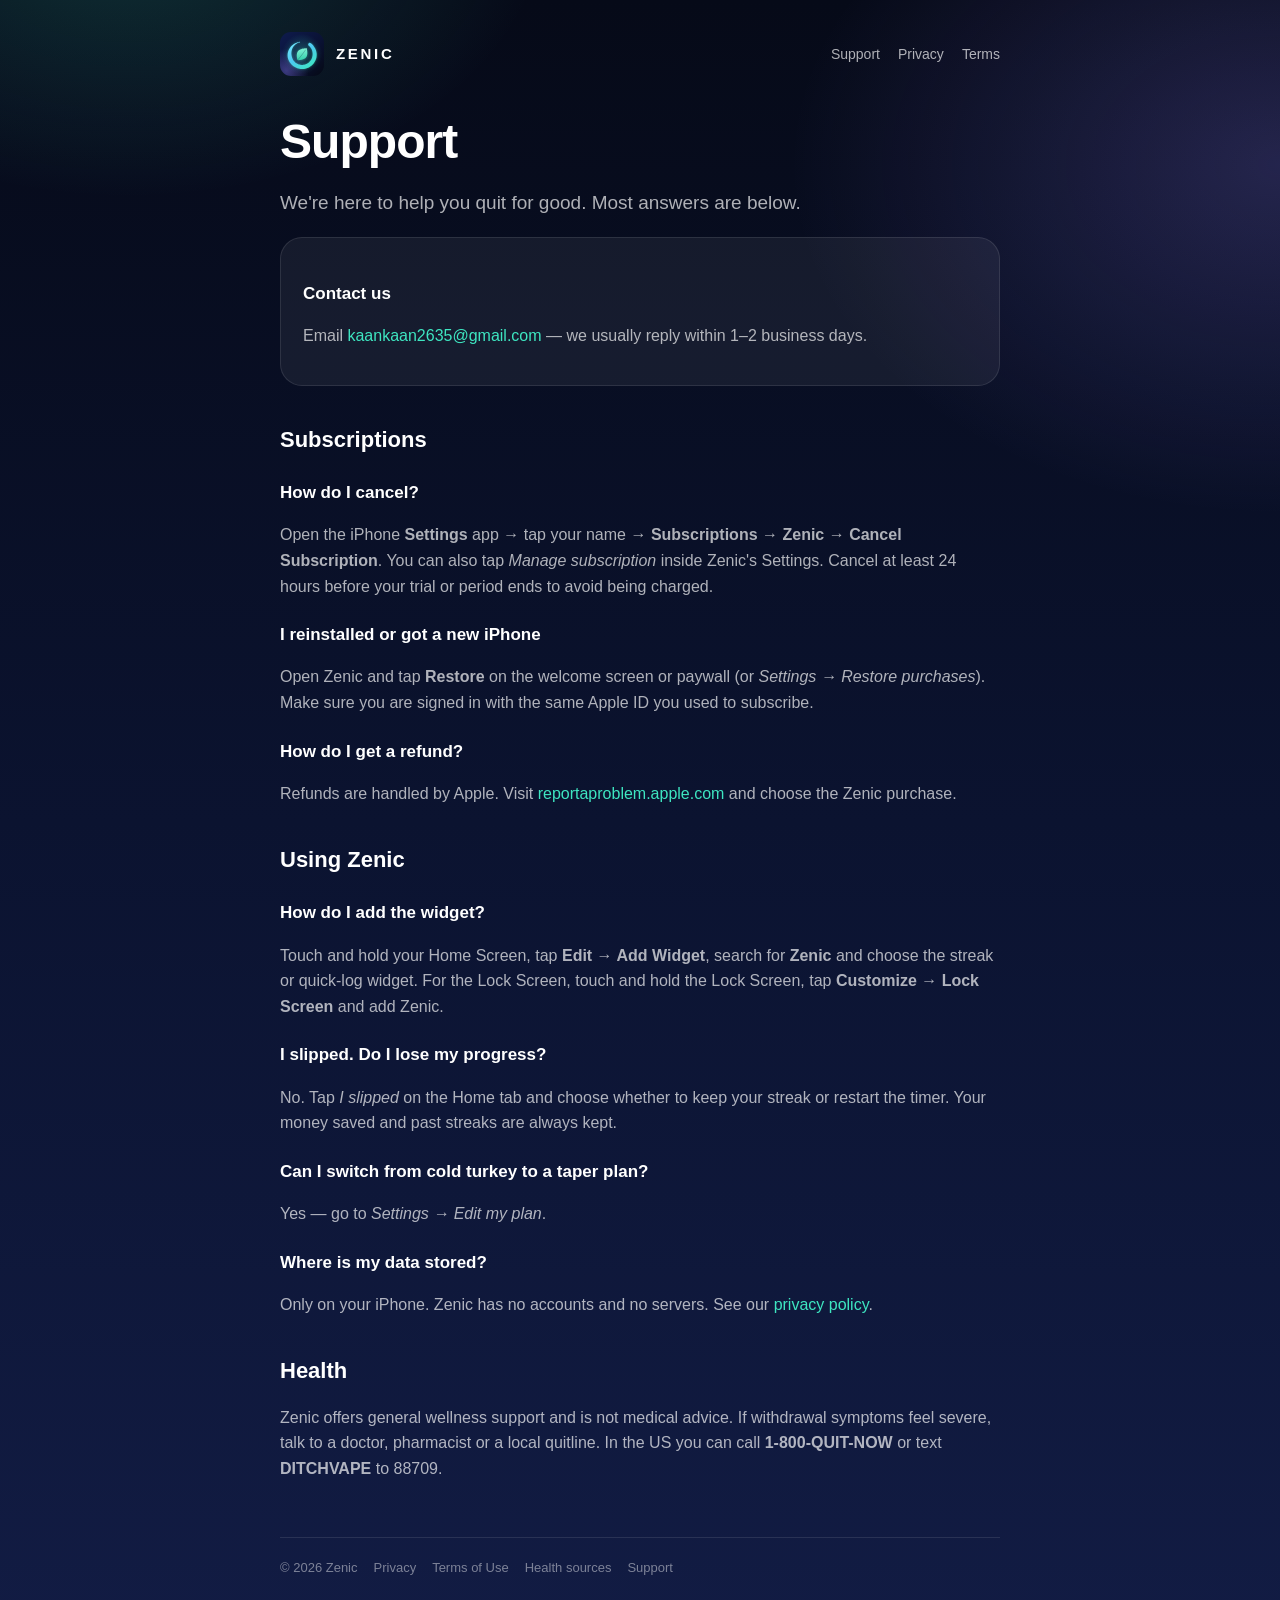
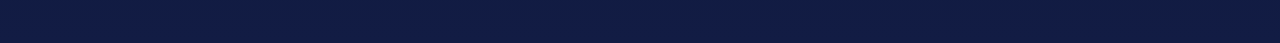
<file: zenic/support.html>
<!doctype html>
<html lang="en">
<head>
  <meta charset="utf-8">
  <meta name="viewport" content="width=device-width, initial-scale=1">
  <title>Support — Zenic</title>
  <meta name="description" content="Help with Zenic: subscriptions, restoring purchases, widgets and your data.">
  <link rel="stylesheet" href="style.css">
  <link rel="icon" href="icon.svg">
</head>
<body>
  <div class="wrap">
    <header class="top">
      <img src="icon.svg" alt="">
      <a class="brand" href="index.html">Zenic</a>
      <nav><a href="support.html">Support</a><a href="privacy.html">Privacy</a><a href="terms.html">Terms</a></nav>
    </header>

    <h1>Support</h1>
    <p class="lead">We're here to help you quit for good. Most answers are below.</p>

    <div class="card">
      <h3>Contact us</h3>
      <p>Email <a href="mailto:kaankaan2635@gmail.com?subject=Zenic%20Support">kaankaan2635@gmail.com</a> — we usually reply within 1–2 business days.</p>
    </div>

    <h2>Subscriptions</h2>
    <h3>How do I cancel?</h3>
    <p>Open the iPhone <strong>Settings</strong> app → tap your name → <strong>Subscriptions</strong> → <strong>Zenic</strong> → <strong>Cancel Subscription</strong>. You can also tap <em>Manage subscription</em> inside Zenic's Settings. Cancel at least 24 hours before your trial or period ends to avoid being charged.</p>
    <h3>I reinstalled or got a new iPhone</h3>
    <p>Open Zenic and tap <strong>Restore</strong> on the welcome screen or paywall (or <em>Settings → Restore purchases</em>). Make sure you are signed in with the same Apple ID you used to subscribe.</p>
    <h3>How do I get a refund?</h3>
    <p>Refunds are handled by Apple. Visit <a href="https://reportaproblem.apple.com">reportaproblem.apple.com</a> and choose the Zenic purchase.</p>

    <h2>Using Zenic</h2>
    <h3>How do I add the widget?</h3>
    <p>Touch and hold your Home Screen, tap <strong>Edit → Add Widget</strong>, search for <strong>Zenic</strong> and choose the streak or quick-log widget. For the Lock Screen, touch and hold the Lock Screen, tap <strong>Customize → Lock Screen</strong> and add Zenic.</p>
    <h3>I slipped. Do I lose my progress?</h3>
    <p>No. Tap <em>I slipped</em> on the Home tab and choose whether to keep your streak or restart the timer. Your money saved and past streaks are always kept.</p>
    <h3>Can I switch from cold turkey to a taper plan?</h3>
    <p>Yes — go to <em>Settings → Edit my plan</em>.</p>
    <h3>Where is my data stored?</h3>
    <p>Only on your iPhone. Zenic has no accounts and no servers. See our <a href="privacy.html">privacy policy</a>.</p>

    <h2>Health</h2>
    <p>Zenic offers general wellness support and is not medical advice. If withdrawal symptoms feel severe, talk to a doctor, pharmacist or a local quitline. In the US you can call <strong>1-800-QUIT-NOW</strong> or text <strong>DITCHVAPE</strong> to 88709.</p>

    <footer>
      <span>© 2026 Zenic</span>
      <a href="privacy.html">Privacy</a>
      <a href="terms.html">Terms of Use</a>
      <a href="sources.html">Health sources</a>
      <a href="support.html">Support</a>
    </footer>
  </div>
</body>
</html>
</file>
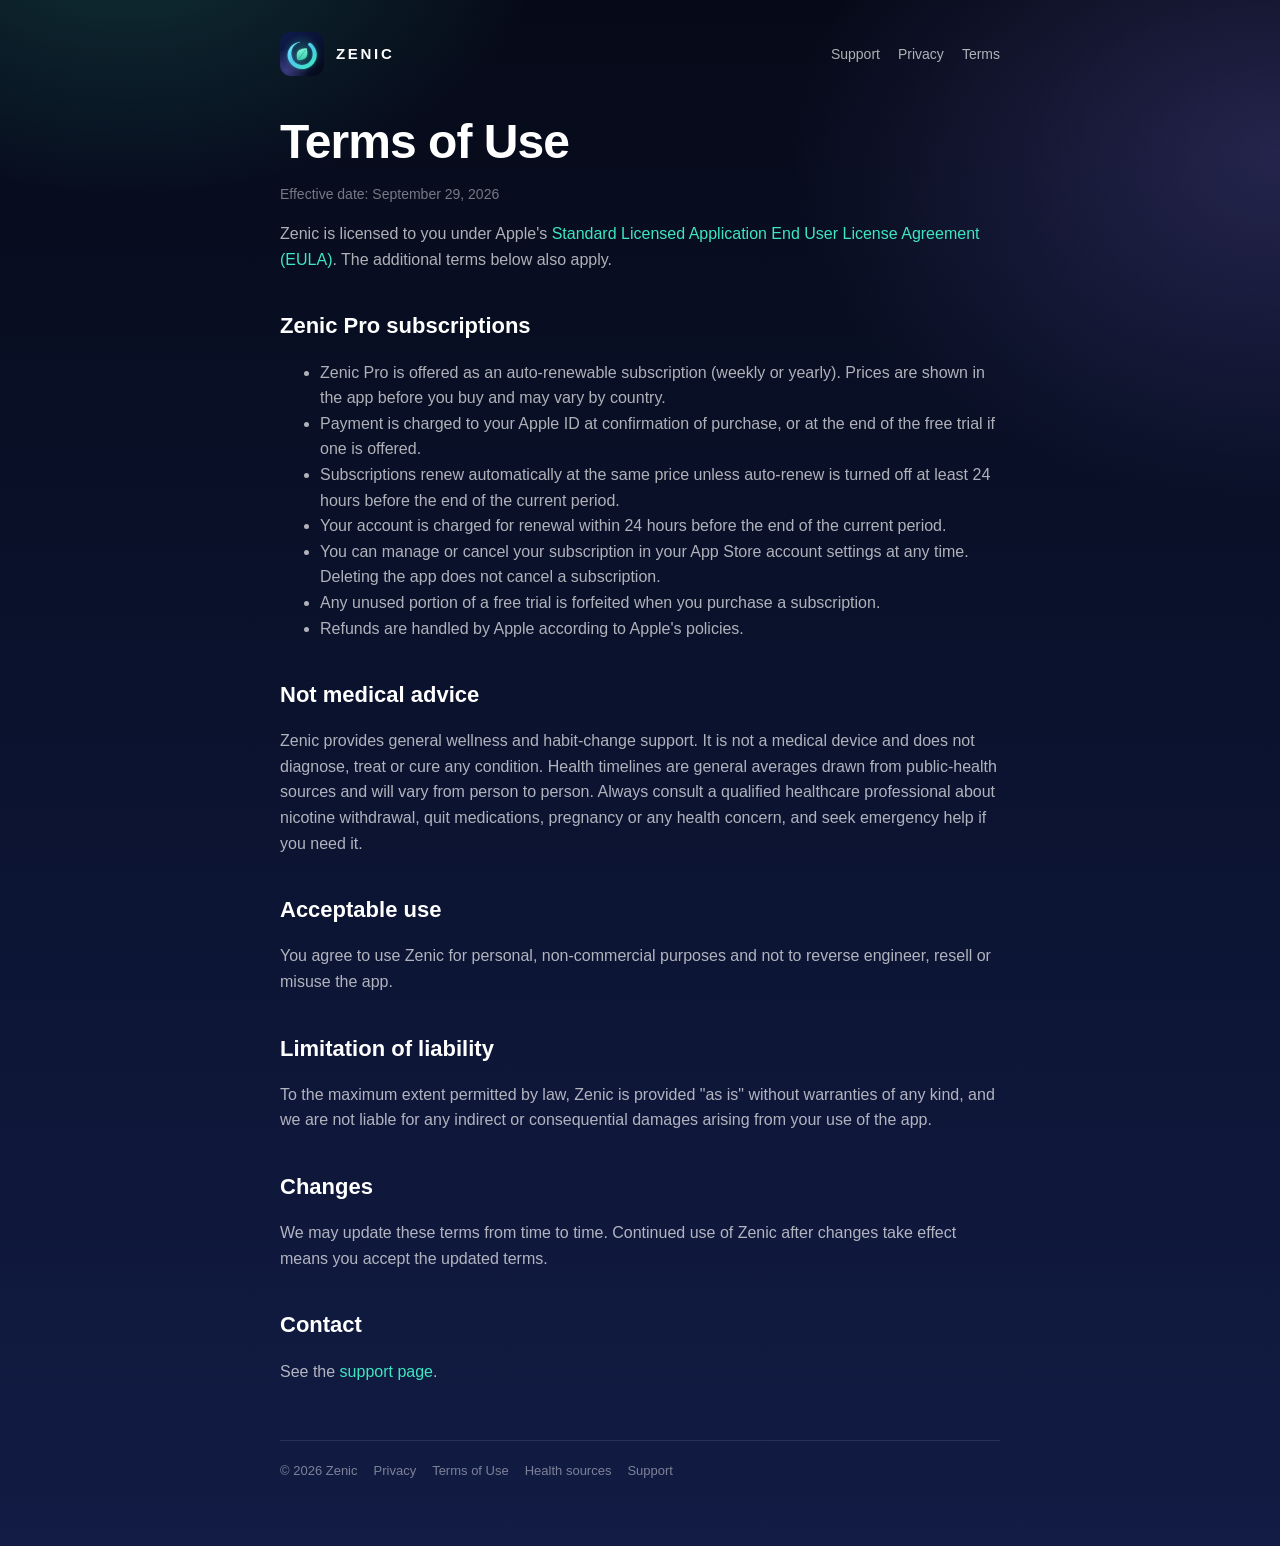
<file: zenic/terms.html>
<!doctype html>
<html lang="en">
<head>
  <meta charset="utf-8">
  <meta name="viewport" content="width=device-width, initial-scale=1">
  <title>Terms of Use — Zenic</title>
  <meta name="description" content="Terms of Use for the Zenic app and Zenic Pro subscriptions.">
  <link rel="stylesheet" href="style.css">
  <link rel="icon" href="icon.svg">
</head>
<body>
  <div class="wrap">
    <header class="top">
      <img src="icon.svg" alt="">
      <a class="brand" href="index.html">Zenic</a>
      <nav><a href="support.html">Support</a><a href="privacy.html">Privacy</a><a href="terms.html">Terms</a></nav>
    </header>

    <h1>Terms of Use</h1>
    <p class="muted">Effective date: September 29, 2026</p>

    <p>Zenic is licensed to you under Apple's <a href="https://www.apple.com/legal/internet-services/itunes/dev/stdeula/">Standard Licensed Application End User License Agreement (EULA)</a>. The additional terms below also apply.</p>

    <h2>Zenic Pro subscriptions</h2>
    <ul>
      <li>Zenic Pro is offered as an auto-renewable subscription (weekly or yearly). Prices are shown in the app before you buy and may vary by country.</li>
      <li>Payment is charged to your Apple ID at confirmation of purchase, or at the end of the free trial if one is offered.</li>
      <li>Subscriptions renew automatically at the same price unless auto-renew is turned off at least 24 hours before the end of the current period.</li>
      <li>Your account is charged for renewal within 24 hours before the end of the current period.</li>
      <li>You can manage or cancel your subscription in your App Store account settings at any time. Deleting the app does not cancel a subscription.</li>
      <li>Any unused portion of a free trial is forfeited when you purchase a subscription.</li>
      <li>Refunds are handled by Apple according to Apple's policies.</li>
    </ul>

    <h2>Not medical advice</h2>
    <p>Zenic provides general wellness and habit-change support. It is not a medical device and does not diagnose, treat or cure any condition. Health timelines are general averages drawn from public-health sources and will vary from person to person. Always consult a qualified healthcare professional about nicotine withdrawal, quit medications, pregnancy or any health concern, and seek emergency help if you need it.</p>

    <h2>Acceptable use</h2>
    <p>You agree to use Zenic for personal, non-commercial purposes and not to reverse engineer, resell or misuse the app.</p>

    <h2>Limitation of liability</h2>
    <p>To the maximum extent permitted by law, Zenic is provided "as is" without warranties of any kind, and we are not liable for any indirect or consequential damages arising from your use of the app.</p>

    <h2>Changes</h2>
    <p>We may update these terms from time to time. Continued use of Zenic after changes take effect means you accept the updated terms.</p>

    <h2>Contact</h2>
    <p>See the <a href="support.html">support page</a>.</p>

    <footer>
      <span>© 2026 Zenic</span>
      <a href="privacy.html">Privacy</a>
      <a href="terms.html">Terms of Use</a>
      <a href="sources.html">Health sources</a>
      <a href="support.html">Support</a>
    </footer>
  </div>
</body>
</html>
</file>
<file: rotatv/style.css>
:root { --brand:#ff6b4d; --text:#1b1c2a; --muted:#5d6175; --bg:#f4f4fa; --card:#fff; --line:#e6e6ef; }
@media (prefers-color-scheme: dark) { :root { --text:#ecedf6; --muted:#a6a9bb; --bg:#0f1020; --card:#1a1b2e; --line:#2a2c44; --brand:#ff8a70; } }
* { box-sizing: border-box; }
body { margin:0; font-family:-apple-system,BlinkMacSystemFont,"Segoe UI",Roboto,sans-serif; background:var(--bg); color:var(--text); line-height:1.6; }
header { background:linear-gradient(135deg,#10173f,#6b29d9); color:#fff; padding:44px 20px 40px; text-align:center; }
header img { width:96px; height:96px; border-radius:22px; box-shadow:0 10px 28px rgba(0,0,0,.35); }
header h1 { margin:16px 0 6px; font-size:2rem; }
header p { margin:0; opacity:.92; }
nav.lang { margin-top:14px; }
nav.lang a { color:#fff; opacity:.9; margin:0 8px; font-weight:600; text-decoration:none; border-bottom:1px solid rgba(255,255,255,.4); }
main { max-width:780px; margin:-20px auto 40px; padding:0 16px; }
.card { background:var(--card); border-radius:18px; padding:22px 24px; margin-bottom:16px; box-shadow:0 2px 10px rgba(0,0,0,.05); }
h2 { margin-top:0; font-size:1.3rem; }
h3 { font-size:1.05rem; margin:18px 0 4px; }
a { color:var(--brand); }
ul { padding-left:20px; }
.muted { color:var(--muted); font-size:.92rem; }
.badge { display:inline-block; background:linear-gradient(90deg,#ff8a00,#ff3d78); color:#fff; border-radius:999px; padding:2px 10px; font-size:.8rem; font-weight:700; }
.grid { display:grid; grid-template-columns:repeat(auto-fit,minmax(210px,1fr)); gap:12px; }
.feature { border:1px solid var(--line); border-radius:14px; padding:14px 16px; }
.feature b { display:block; margin-bottom:2px; }
code { background:rgba(127,127,127,.15); border-radius:6px; padding:1px 6px; word-break:break-all; }
footer { text-align:center; color:var(--muted); font-size:.85rem; padding:20px; }
footer a { margin:0 6px; }
</file>
<file: zenic/style.css>
:root {
  --night: #060a18;
  --midnight: #0b1330;
  --deep: #121c44;
  --mint: #3ee6c1;
  --cyan: #4cc9f0;
  --violet: #8b7cf6;
  --text: #ffffff;
  --muted: rgba(255, 255, 255, 0.68);
  --faint: rgba(255, 255, 255, 0.45);
  --card: rgba(255, 255, 255, 0.06);
  --stroke: rgba(255, 255, 255, 0.1);
}

* { box-sizing: border-box; }

html, body {
  margin: 0;
  background: var(--night);
  color: var(--text);
  font-family: ui-rounded, "SF Pro Rounded", -apple-system, BlinkMacSystemFont, "Segoe UI", Roboto, sans-serif;
  line-height: 1.6;
  -webkit-font-smoothing: antialiased;
}

body {
  background:
    radial-gradient(600px 400px at 10% -5%, rgba(62, 230, 193, 0.18), transparent 70%),
    radial-gradient(700px 500px at 100% 10%, rgba(139, 124, 246, 0.22), transparent 70%),
    linear-gradient(180deg, var(--night), var(--midnight) 50%, var(--deep));
  min-height: 100vh;
}

a { color: var(--mint); text-decoration: none; }
a:hover { text-decoration: underline; }

.wrap { max-width: 760px; margin: 0 auto; padding: 32px 20px 64px; }

header.top {
  display: flex; align-items: center; gap: 12px; margin-bottom: 40px;
}
header.top img { width: 44px; height: 44px; border-radius: 11px; }
header.top a.brand { color: var(--text); font-weight: 800; letter-spacing: 0.18em; text-transform: uppercase; font-size: 15px; }
header.top nav { margin-left: auto; display: flex; gap: 18px; font-size: 14px; }
header.top nav a { color: var(--muted); }

h1 { font-size: clamp(32px, 6vw, 48px); line-height: 1.1; margin: 0 0 12px; letter-spacing: -0.02em; }
h2 { font-size: 22px; margin: 36px 0 10px; }
h3 { font-size: 17px; margin: 22px 0 6px; }
p, li { color: var(--muted); font-size: 16px; }
.lead { font-size: 19px; color: var(--muted); max-width: 560px; }
.muted { color: var(--faint); font-size: 14px; }

.card {
  background: var(--card); border: 1px solid var(--stroke); border-radius: 22px;
  padding: 20px 22px; margin: 16px 0;
}

.grid { display: grid; grid-template-columns: repeat(auto-fit, minmax(210px, 1fr)); gap: 14px; margin: 28px 0; }
.grid .card { margin: 0; }
.grid .card strong { display: block; color: var(--text); margin-bottom: 4px; }

.btn {
  display: inline-block; padding: 14px 26px; border-radius: 999px; font-weight: 800;
  background: linear-gradient(135deg, var(--mint), var(--cyan)); color: #04121c;
}
.btn:hover { text-decoration: none; filter: brightness(1.05); }

.hero { text-align: center; padding: 30px 0 10px; }
.hero img.icon { width: 120px; height: 120px; border-radius: 27px; box-shadow: 0 20px 60px rgba(62, 230, 193, 0.35); }
.hero .lead { margin: 12px auto 26px; }
.grad { background: linear-gradient(135deg, var(--mint), var(--cyan)); -webkit-background-clip: text; background-clip: text; color: transparent; }

footer { margin-top: 56px; padding-top: 20px; border-top: 1px solid var(--stroke); font-size: 13px; color: var(--faint); display: flex; flex-wrap: wrap; gap: 16px; }
footer a { color: var(--faint); }

@media (max-width: 520px) {
  header.top nav { gap: 12px; font-size: 13px; }
}
</file>
